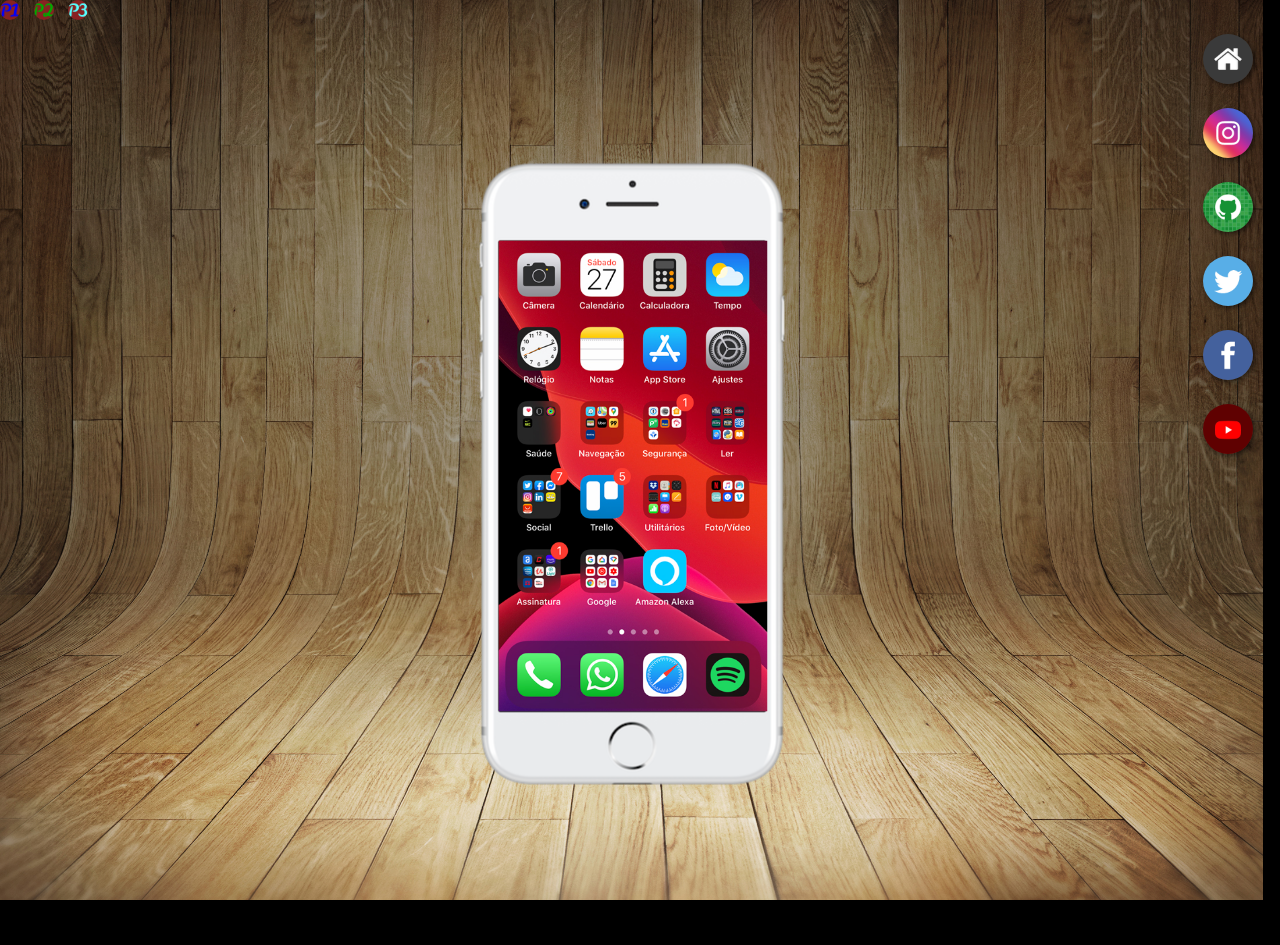
<file: index.html>
<!DOCTYPE html>
<html lang="pt-br">
<head>
    <meta charset="UTF-8">
    <meta http-equiv="X-UA-Compatible" content="IE=edge">
    <meta name="viewport" content="width=device-width, initial-scale=1.0">
    <title>Redes socias</title>
    <link rel="stylesheet" href="style.css">
    <link rel="shortcut icon" href="img/favicon.ico" type="image/x-icon">
</head>
<body>
    <section id="o">
        <a href="https://matheus-droid44.github.io/Projeto-android/" target="_blank"><img src="p1.png" alt=""></a> 
        <a href="https://matheus-droid44.github.io/Projeto-cordel/" target="_blank"><img src="p.png" alt=""></a>
        <a href="https://matheus-droid44.github.io/Projeto-social/" target="_blank"><img src="android-chrome-192x192.png" alt=""></a> 
    </section>
        <main>
           
                <section id="cell">
                    <iframe src="home.html" name="tela" id="tela" frameborder="0"></iframe>

                </section>
                <section id="rs">
                    <a href="home.html" target="tela"><img src="imagens/logo-home.jpg" alt=""></a> <br>
                    <a href="instagram.html" target="tela"><img src="imagens/logo-instagram.jpg" alt=""></a> <br>
                    <a href="github.html" target="tela"><img src="imagens/logo-github.jpg" alt=""></a> <br>
                    <a href="twitter.html" target="tela"><img src="imagens/logo-twitter.jpg" alt=""></a><br>
                    <a href="facebook.html" target="tela"><img src="imagens/logo-facebook.jpg" alt=""></a> <br>
                    <a href="youtube.html" target="tela"><img src="imagens/logo-youtube.jpg " alt=""></a> <br>
                </section>
             
        </main>
</body>
</html>
</file>
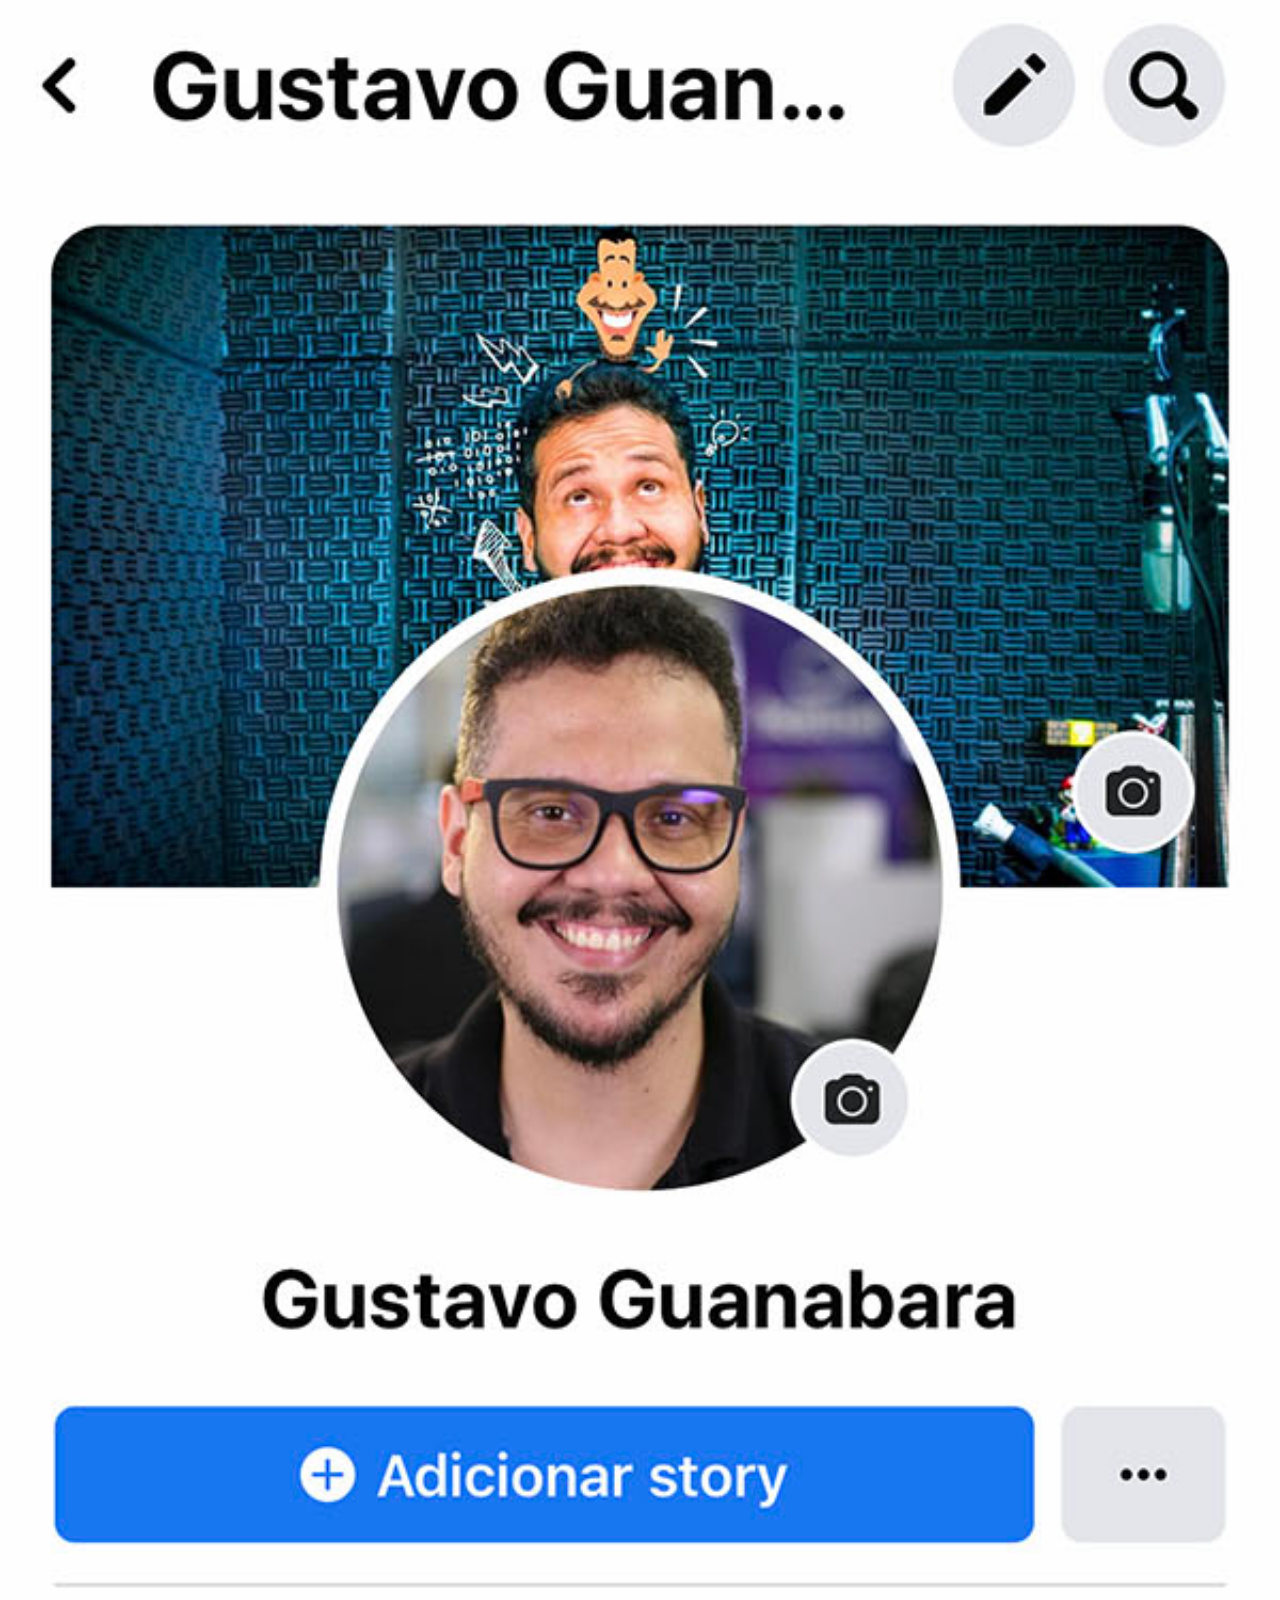
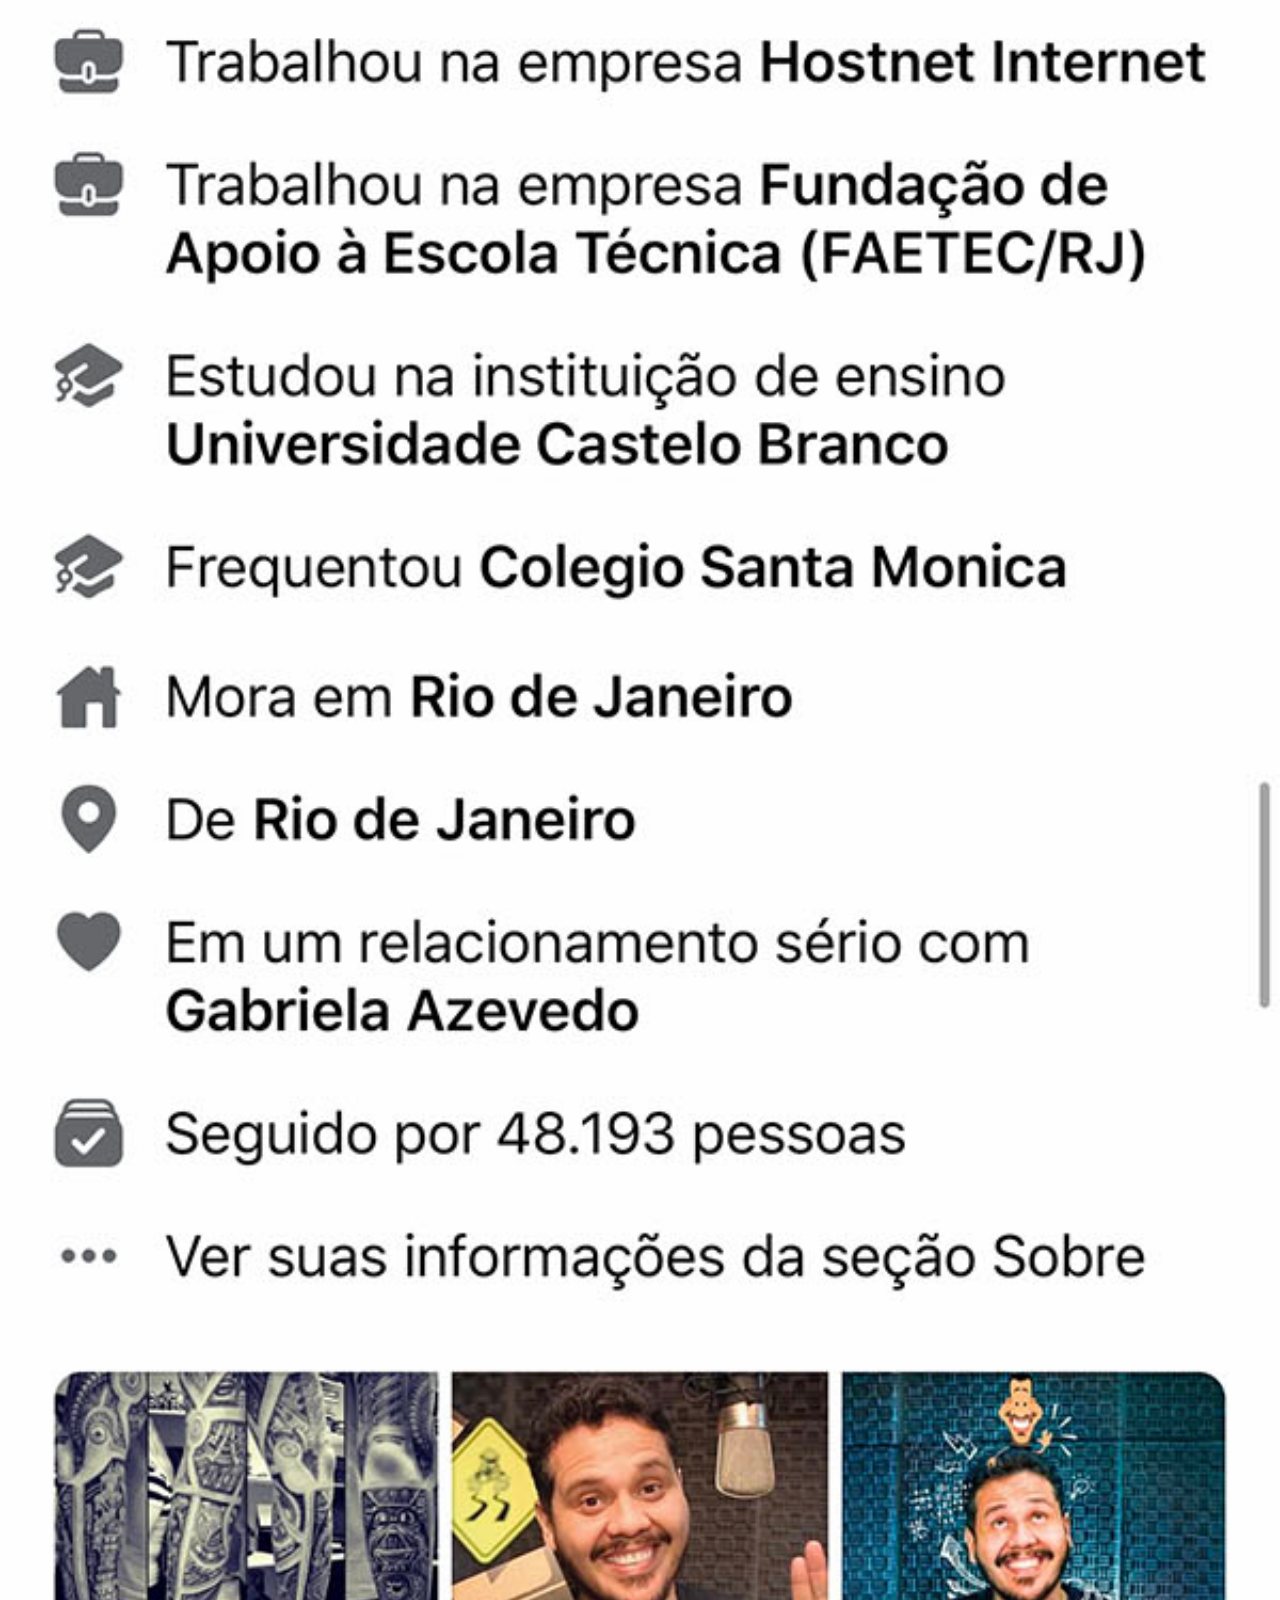
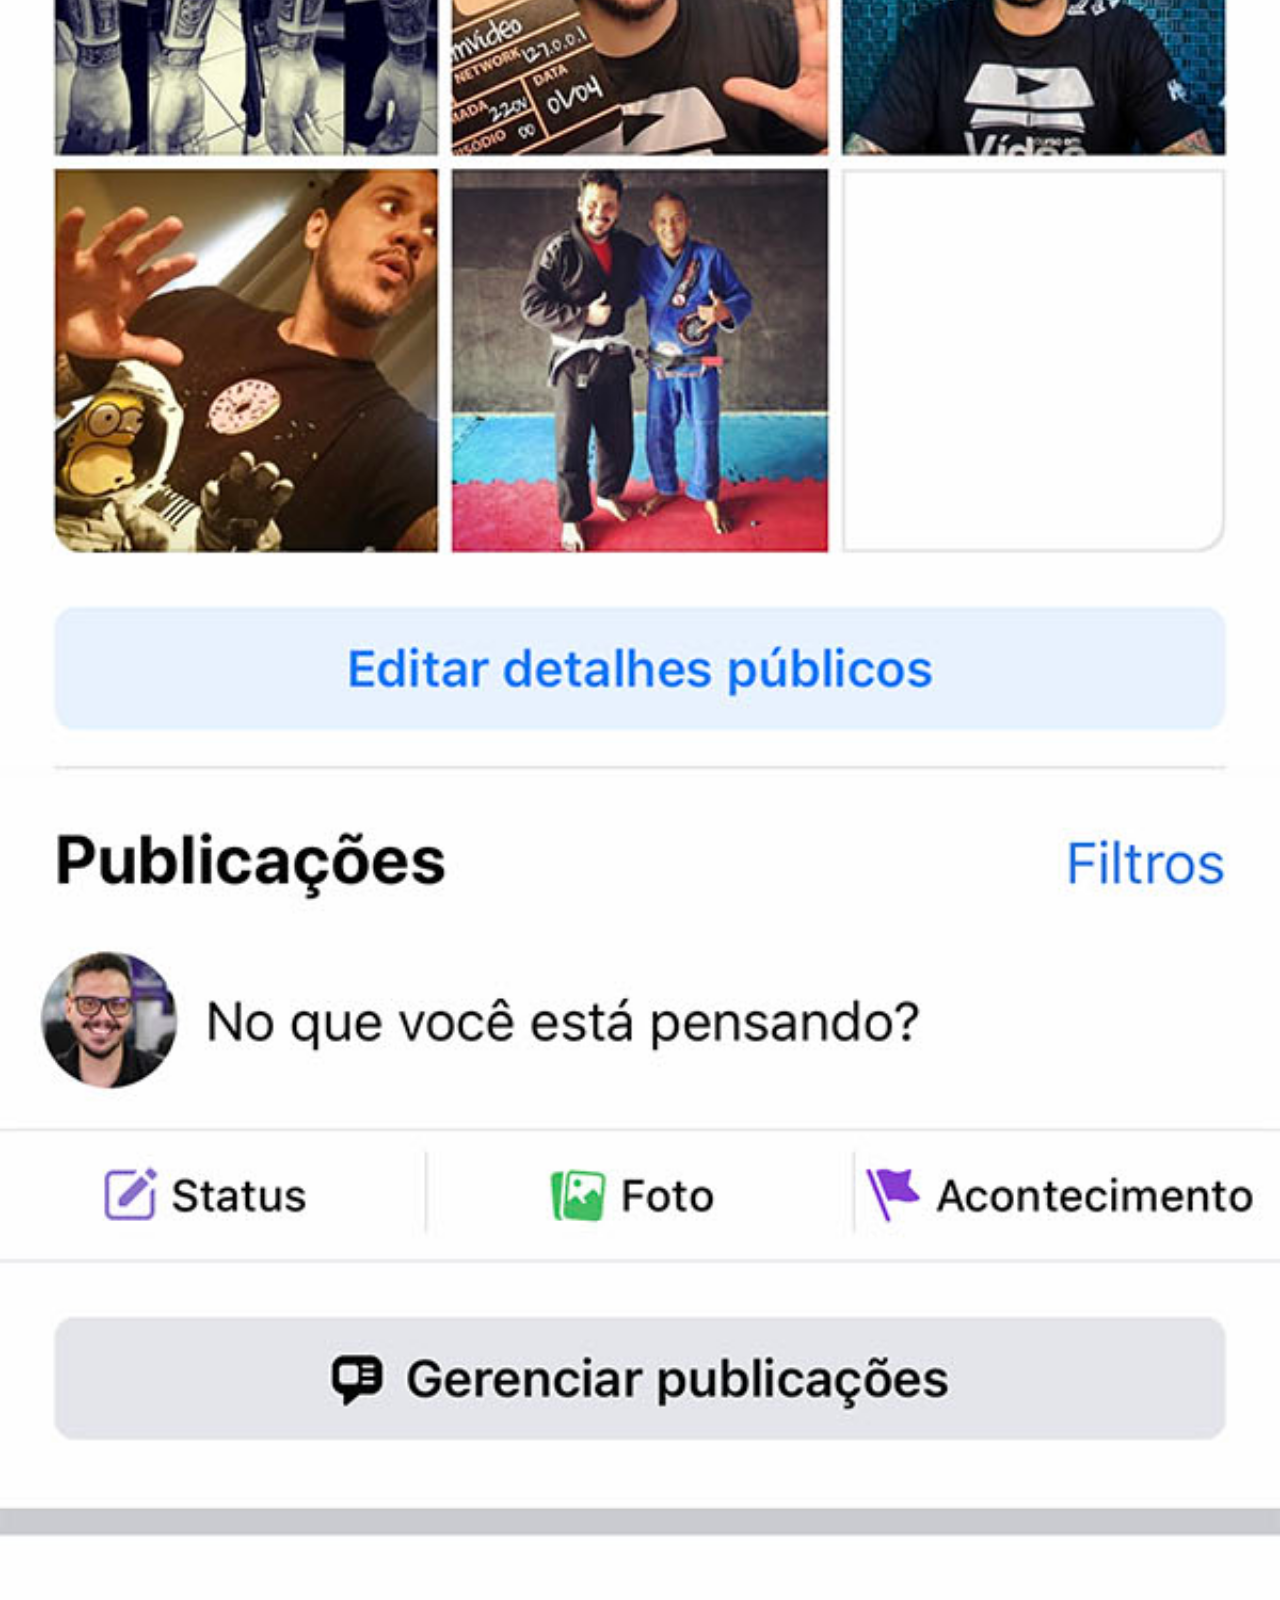
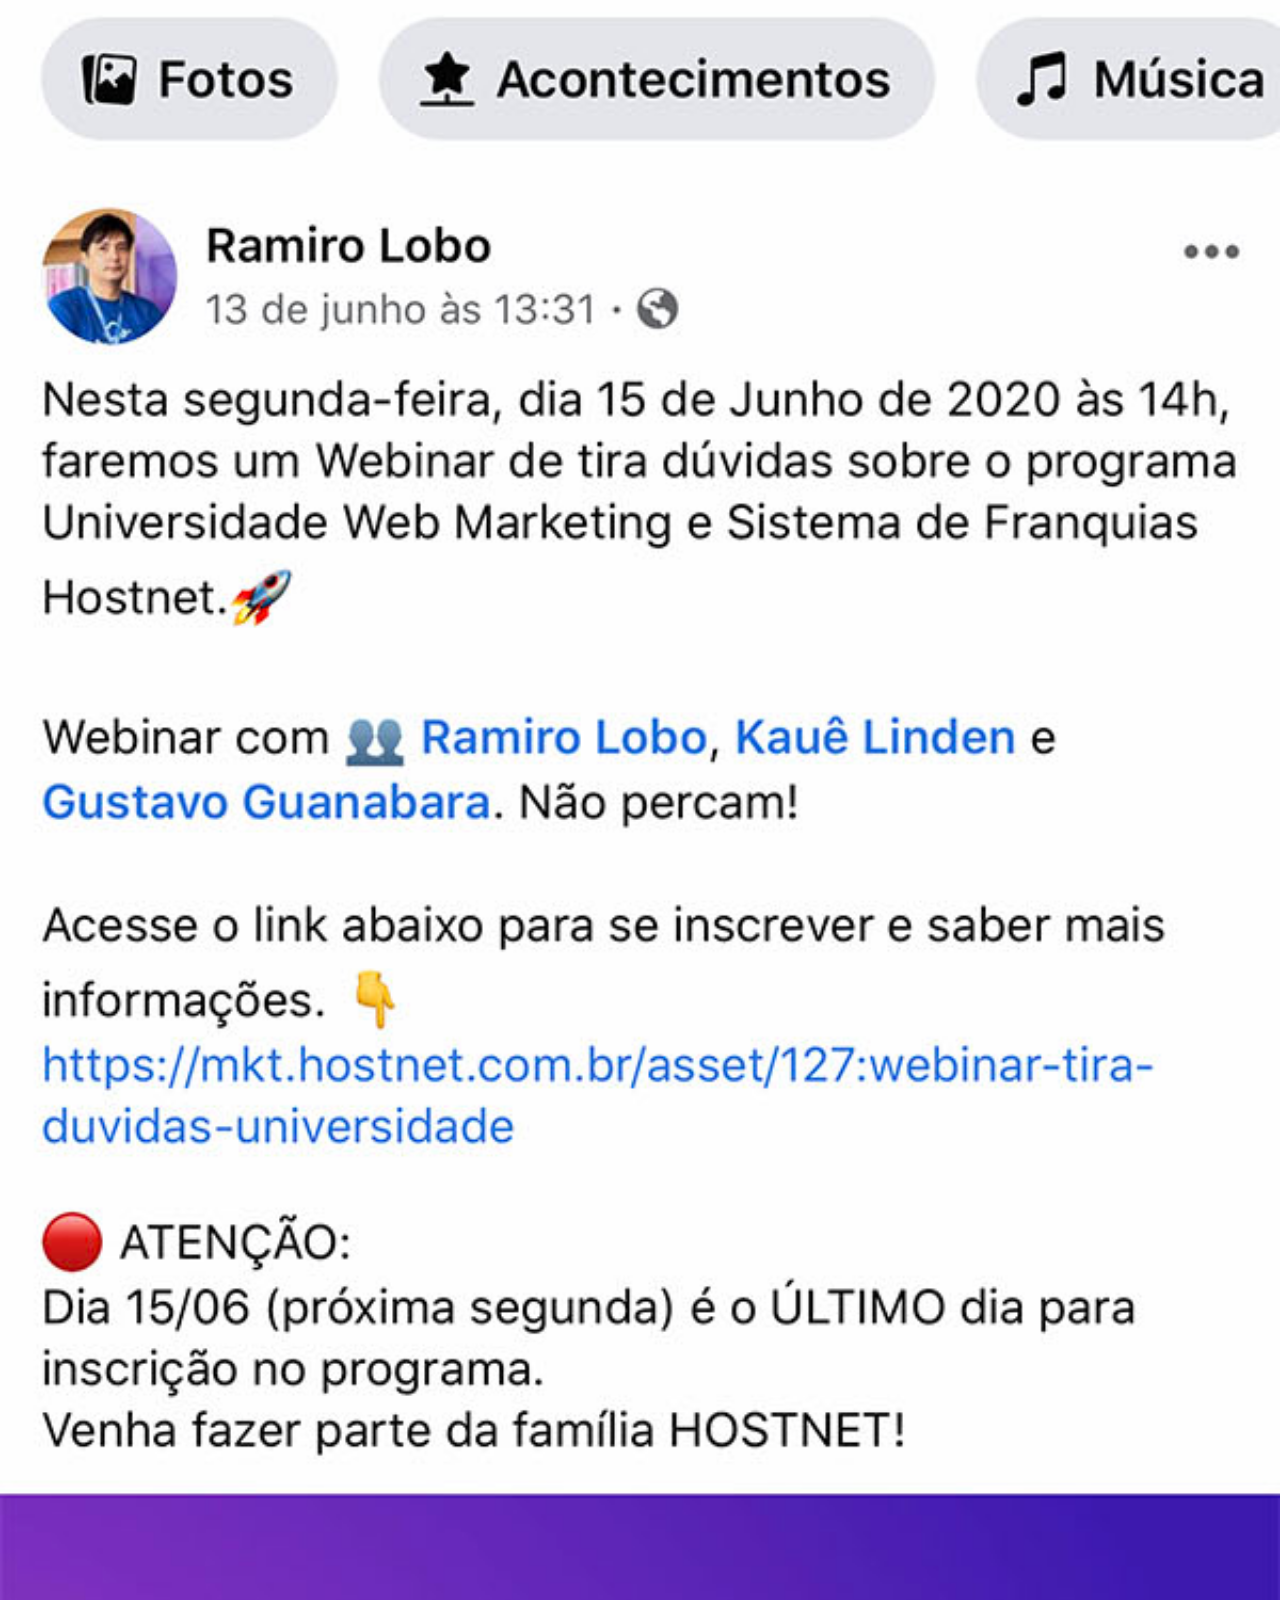
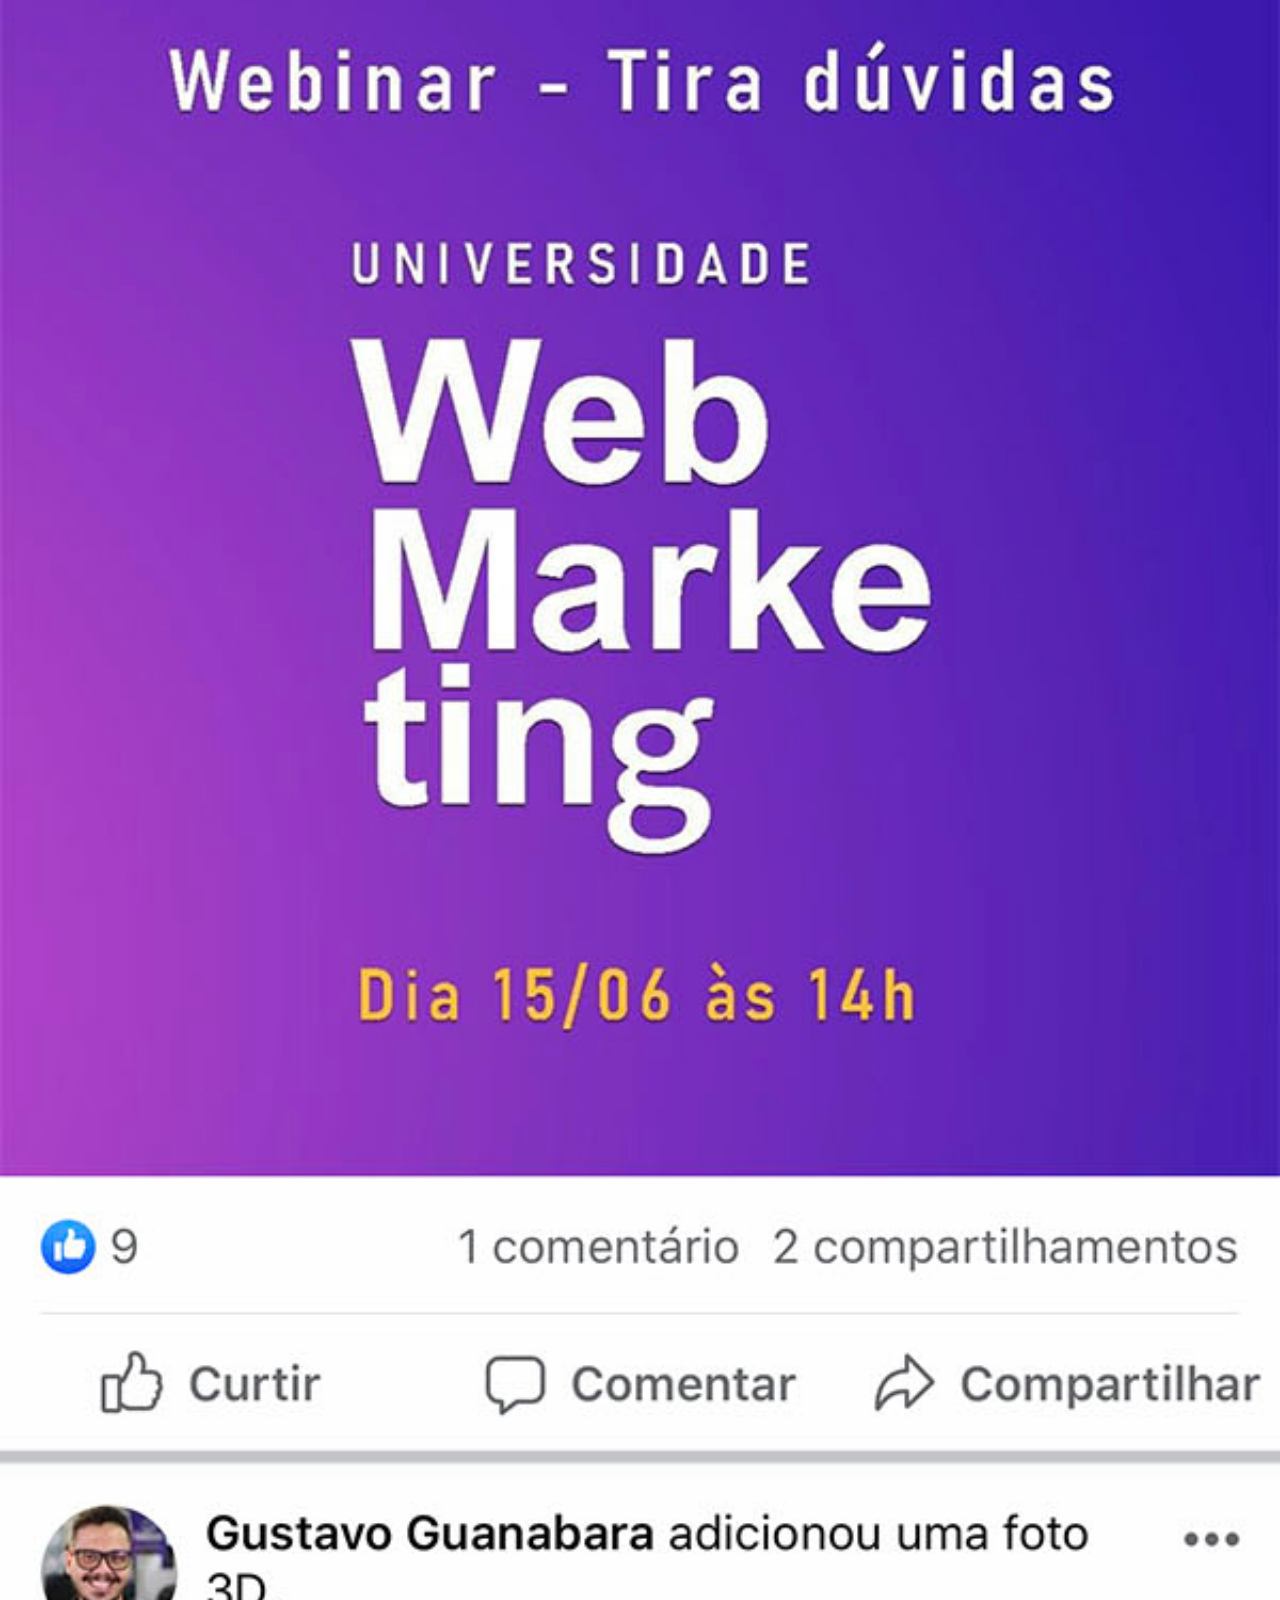
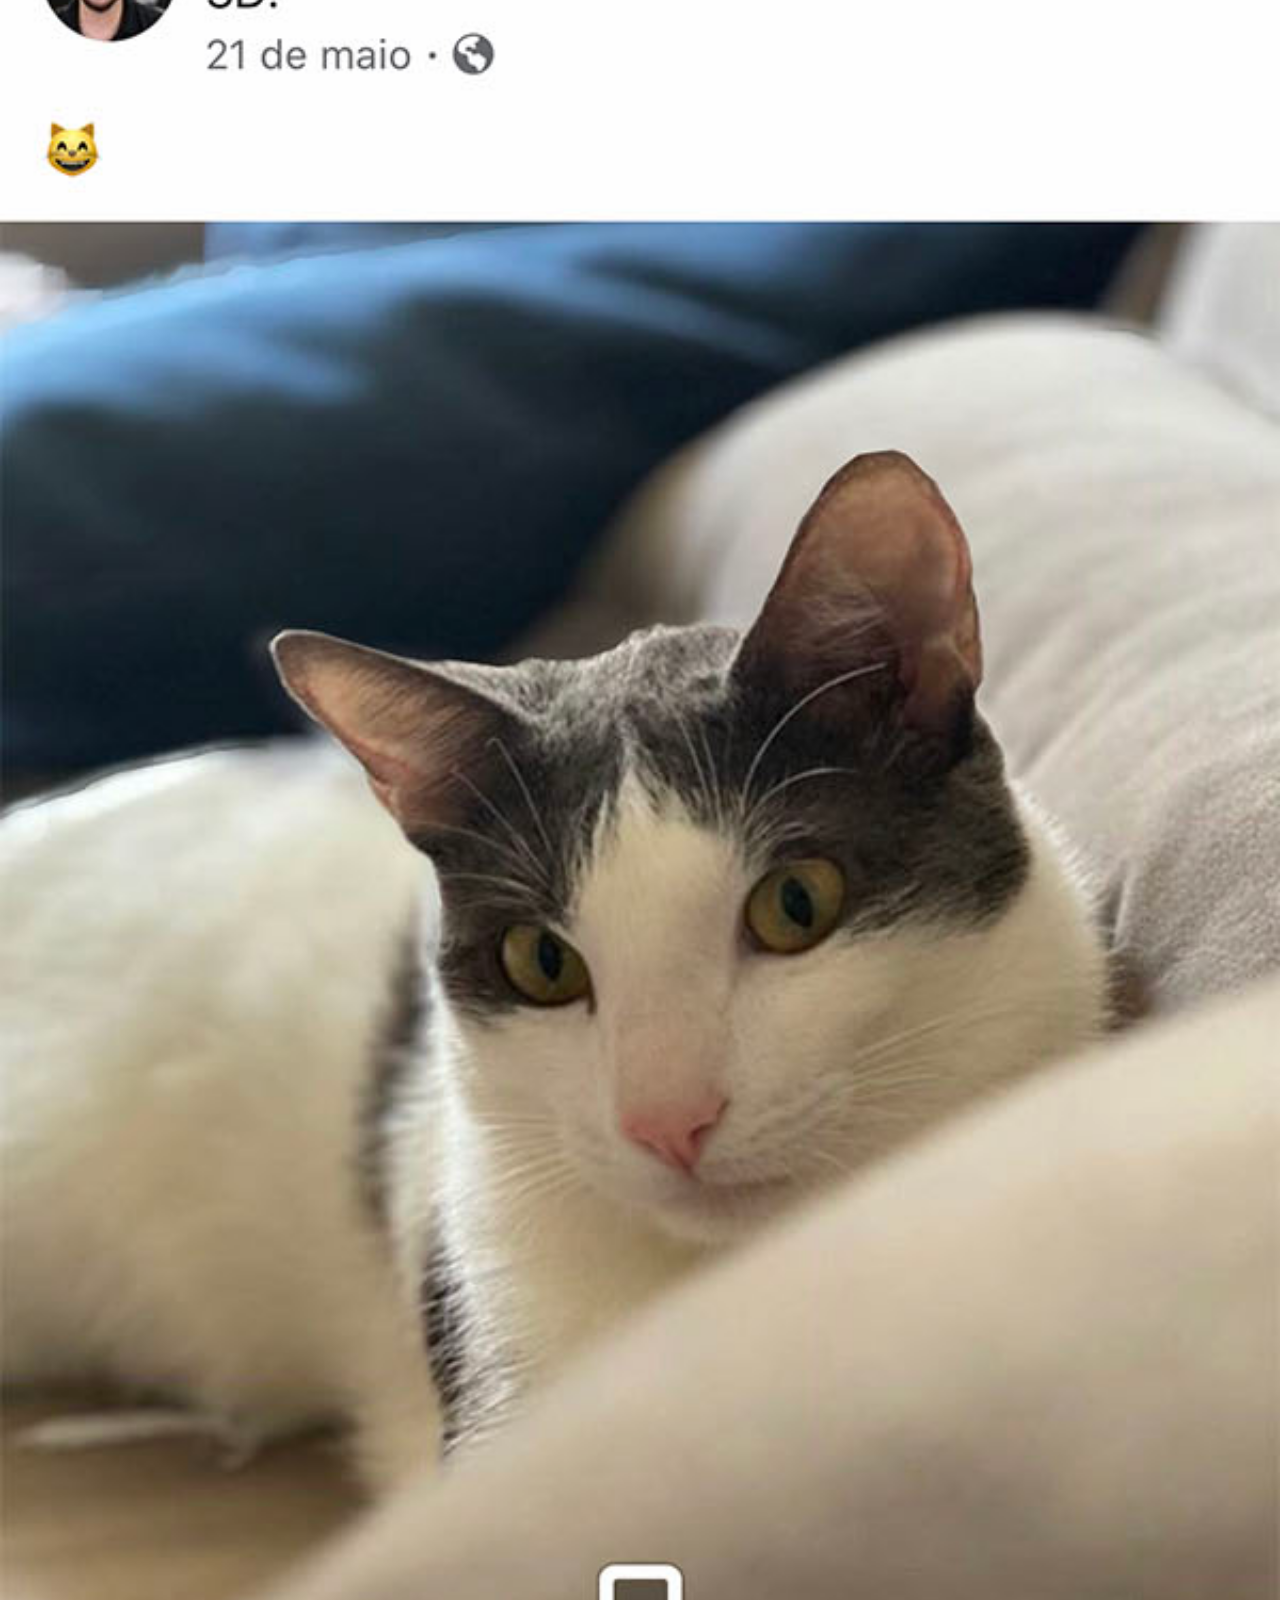
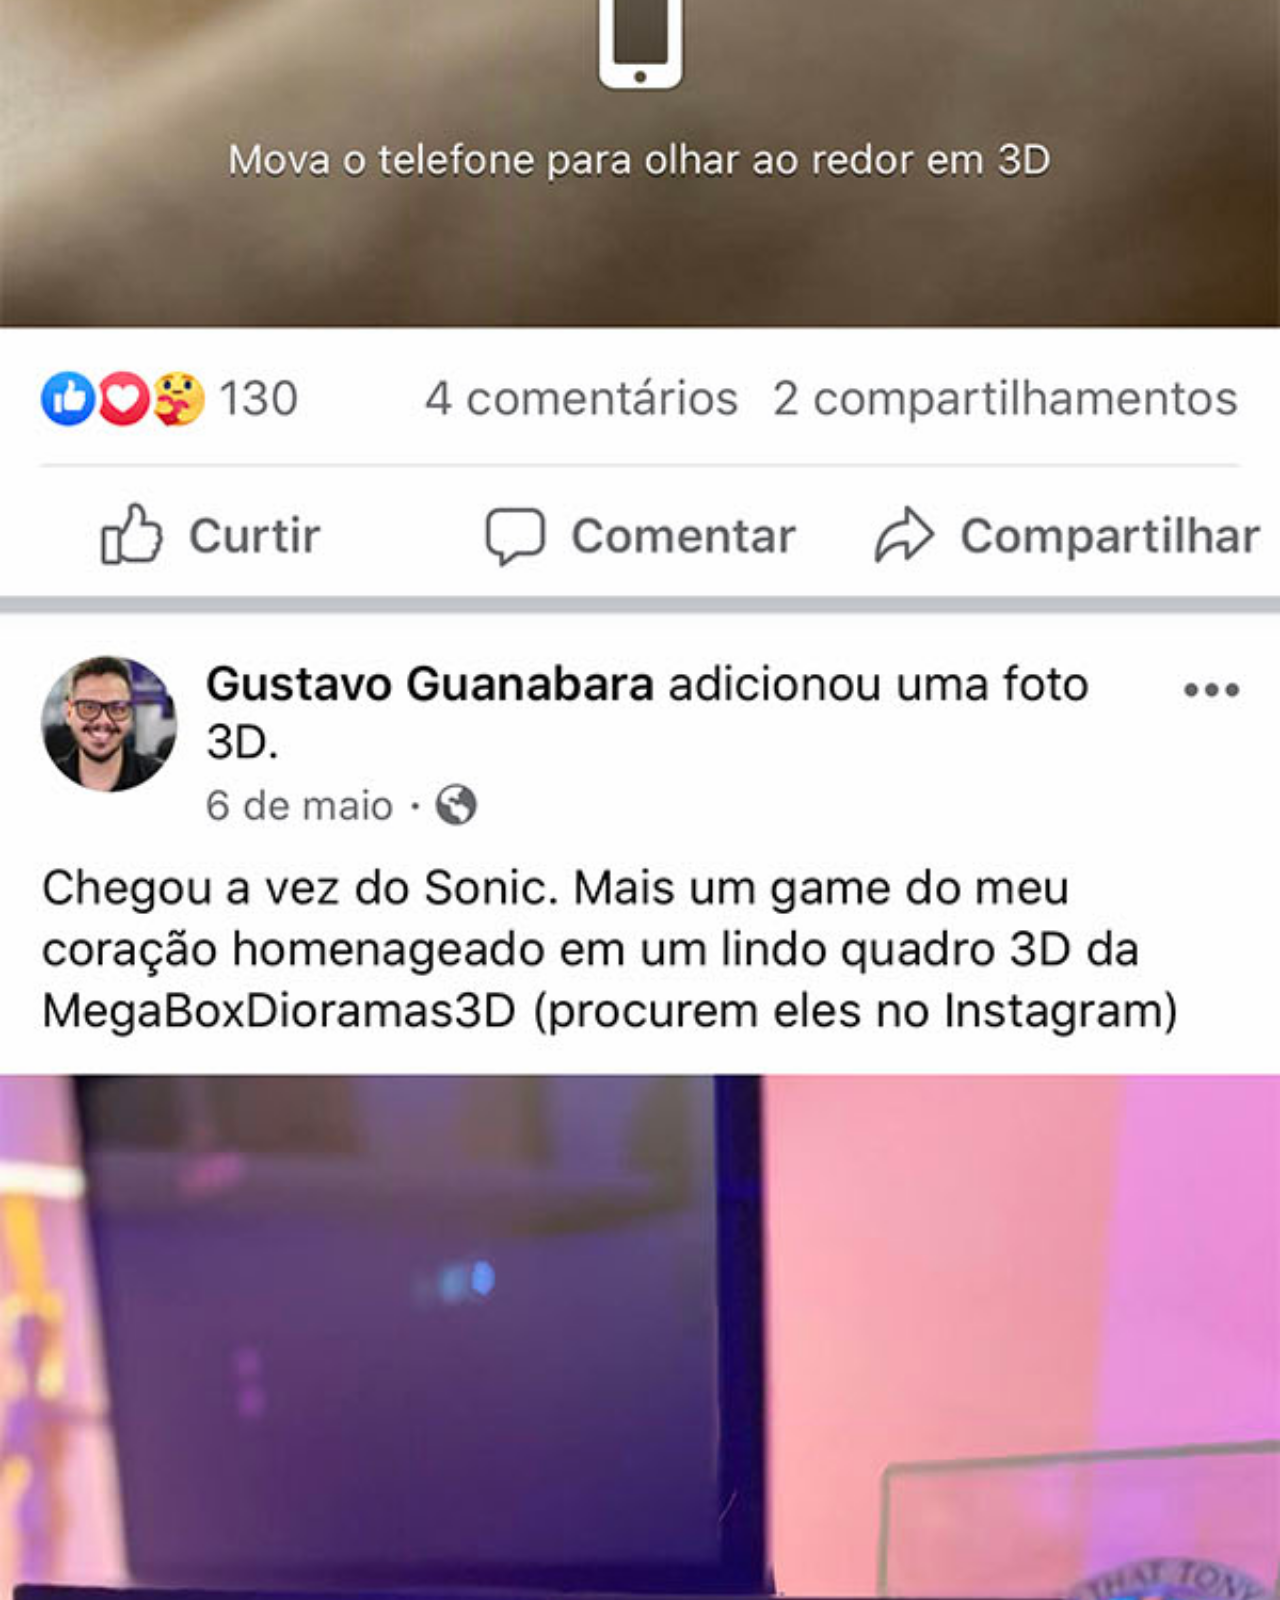
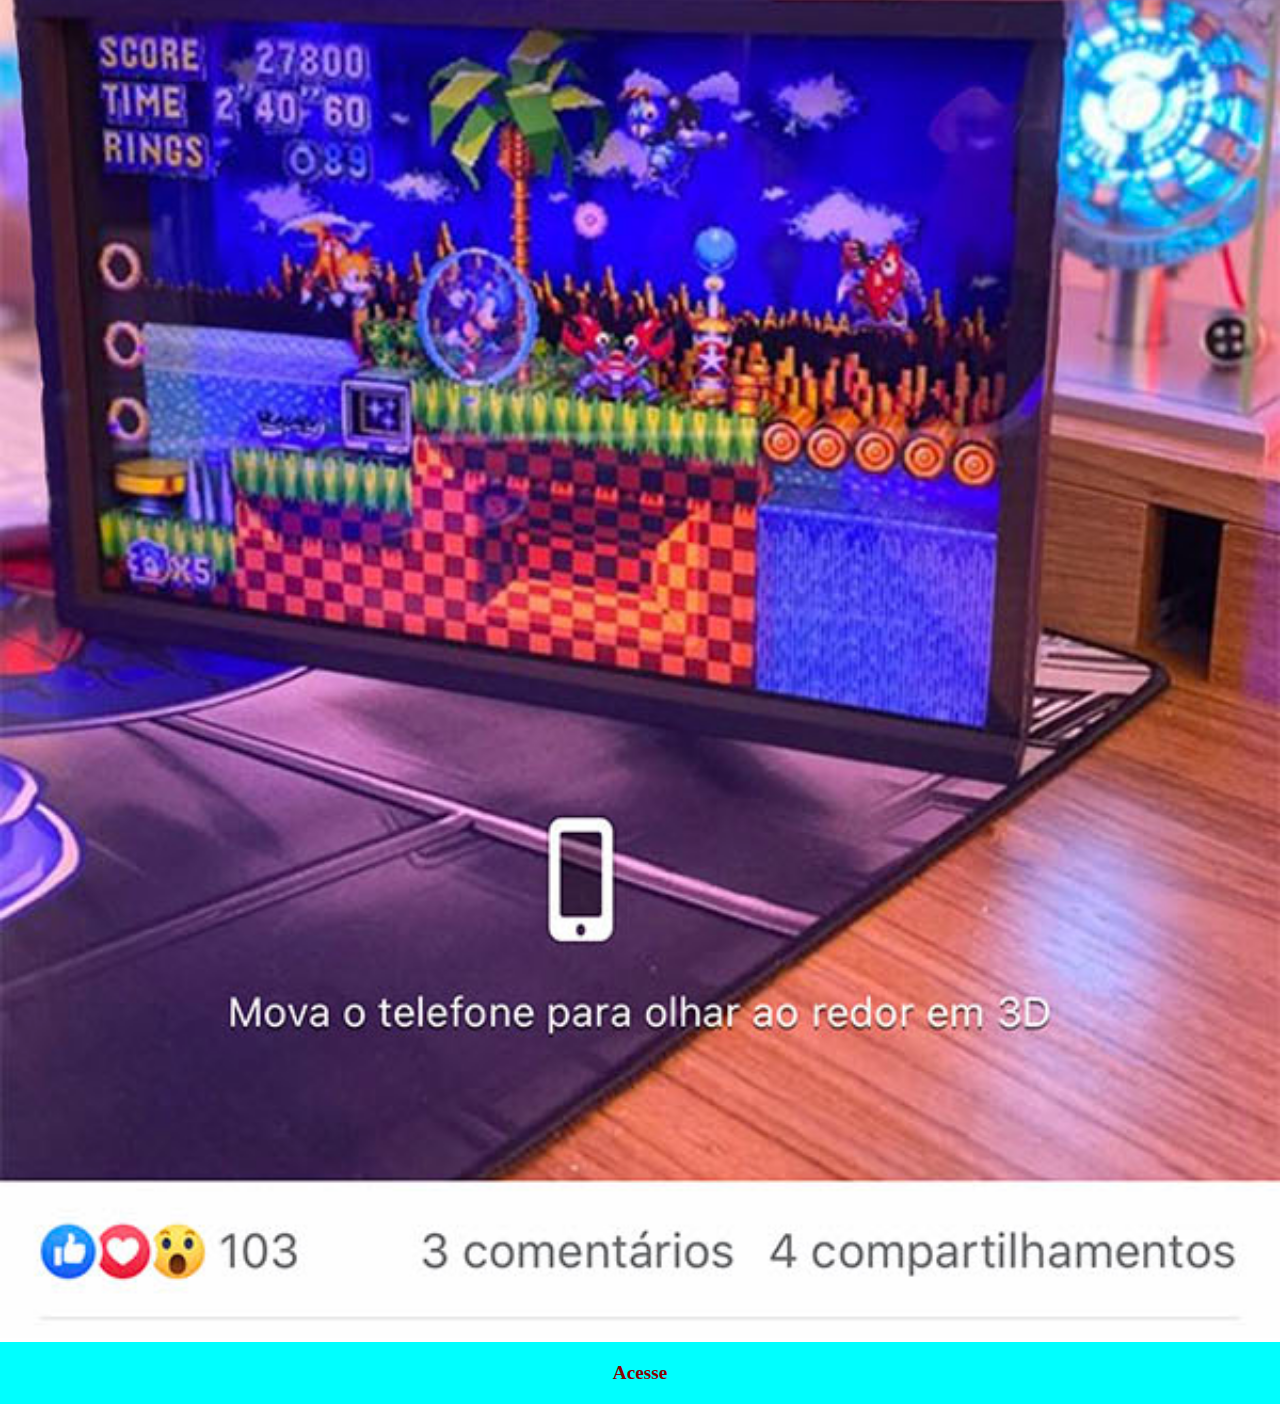
<file: facebook.html>
<!DOCTYPE html>
<html lang="pt-br">
<head>
    <meta charset="UTF-8">
    <meta http-equiv="X-UA-Compatible" content="IE=edge">
    <meta name="viewport" content="width=device-width, initial-scale=1.0">
    <title>facebook</title>
    <link rel="stylesheet" href="st.css">
</head>
<body>
    <img src="imagens/tela-facebook.jpg" alt="">
    <a href="https://www.facebook.com/profile.php?id=100050647382842https://www.facebook.com/profile.php?id=100050647382842" target="_blank">Acesse</a>
</body>
</html>
</file>
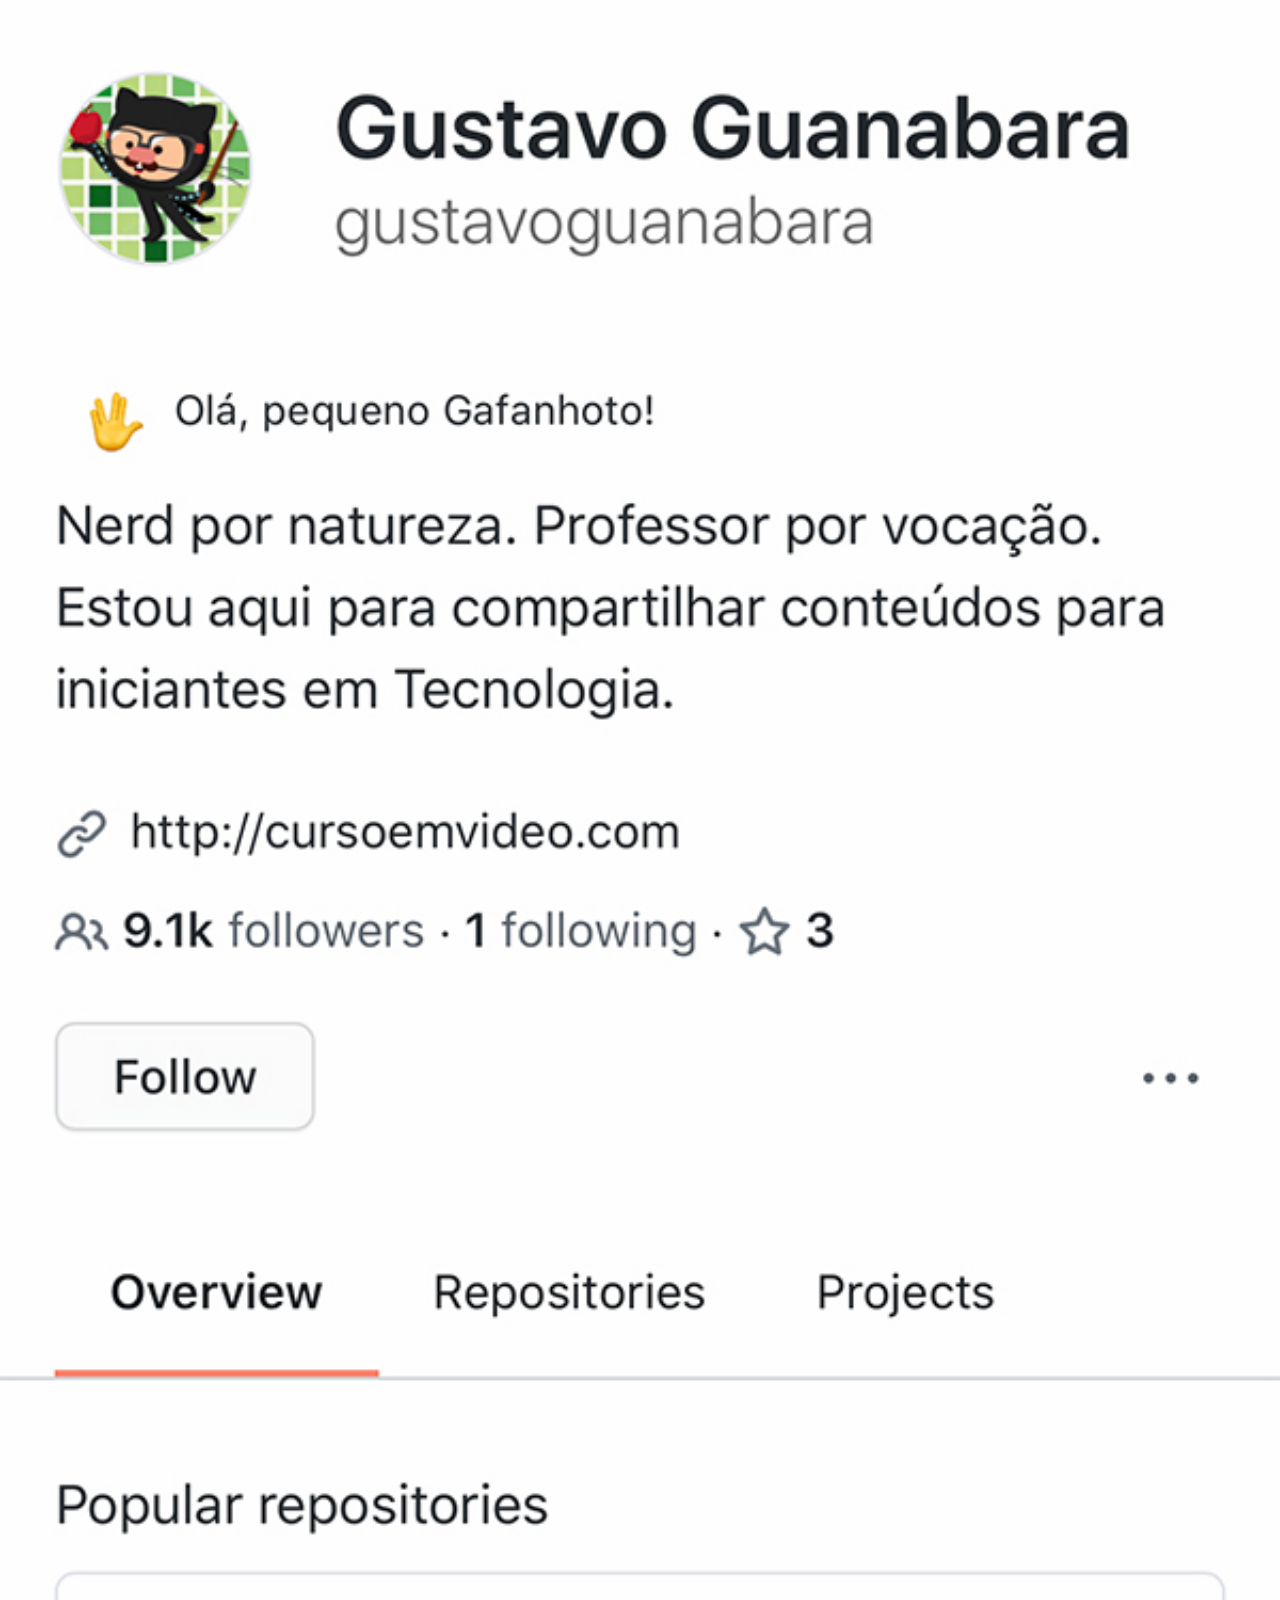
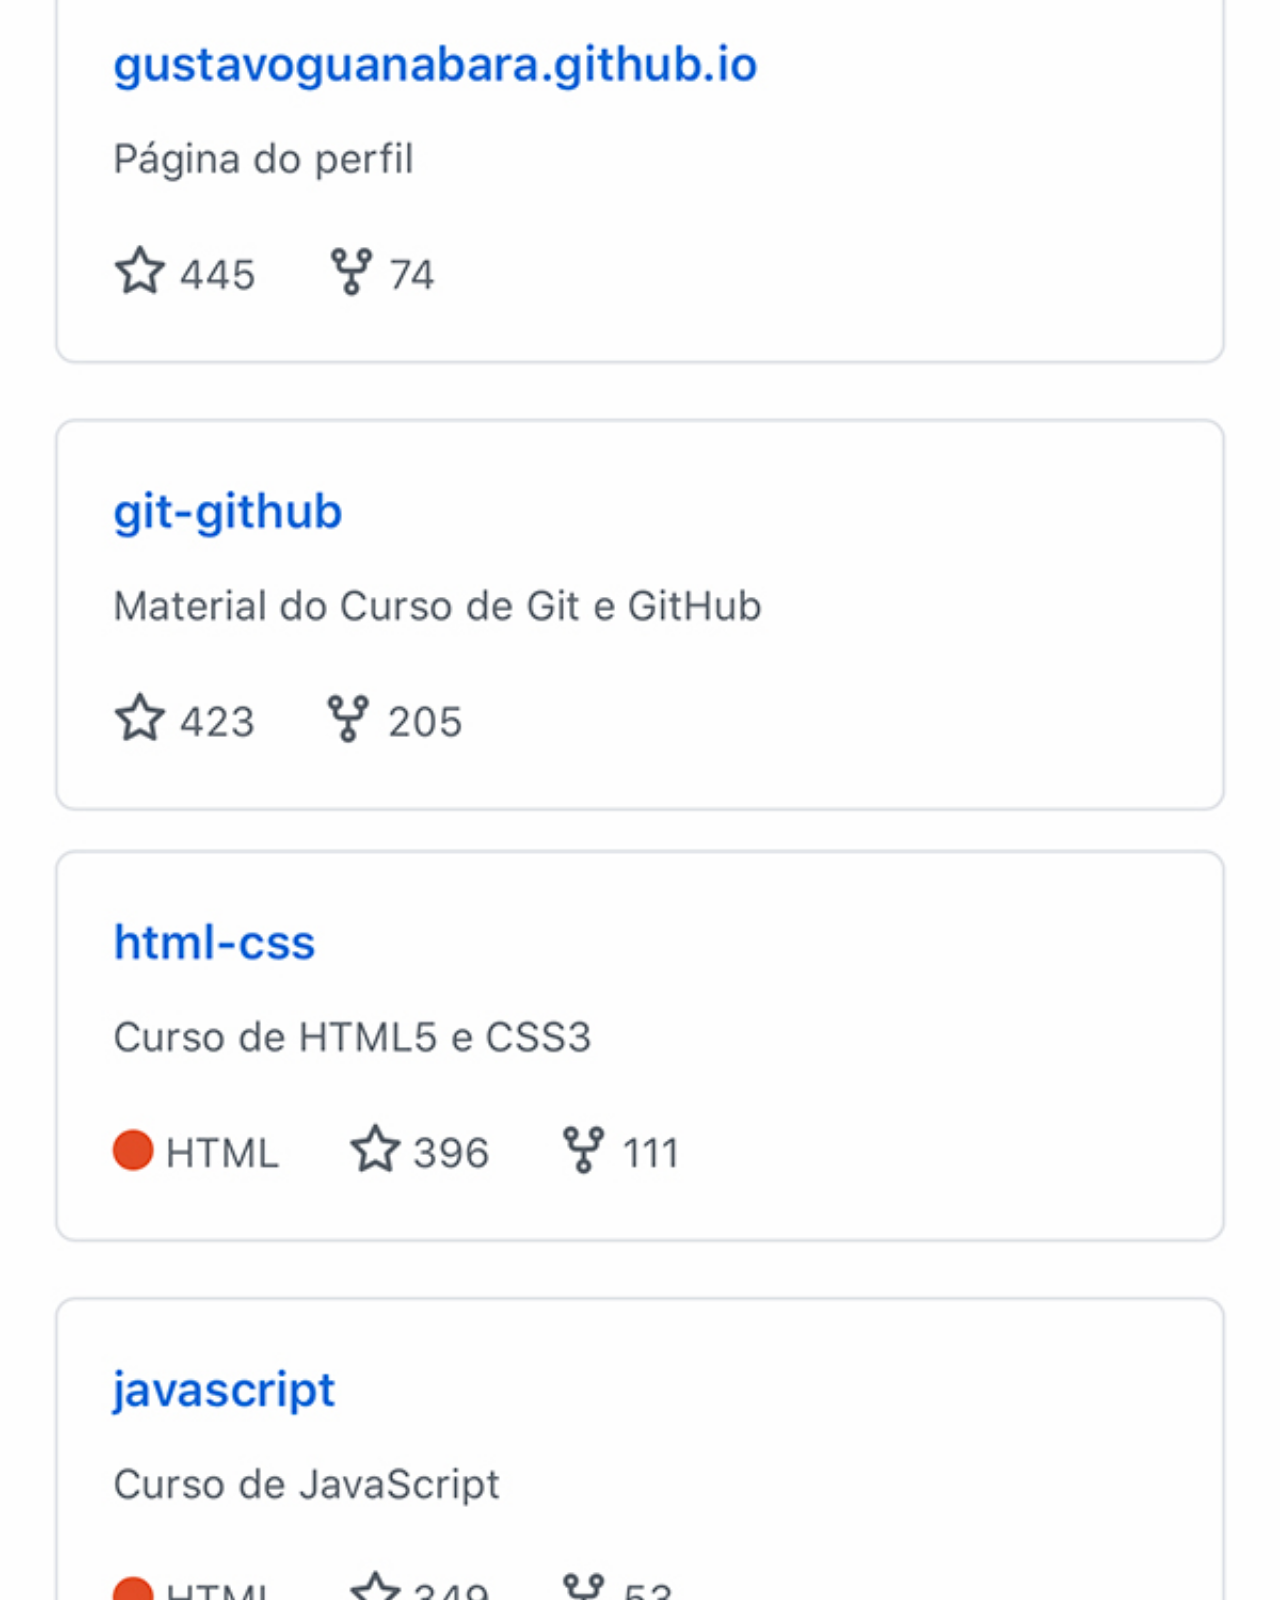
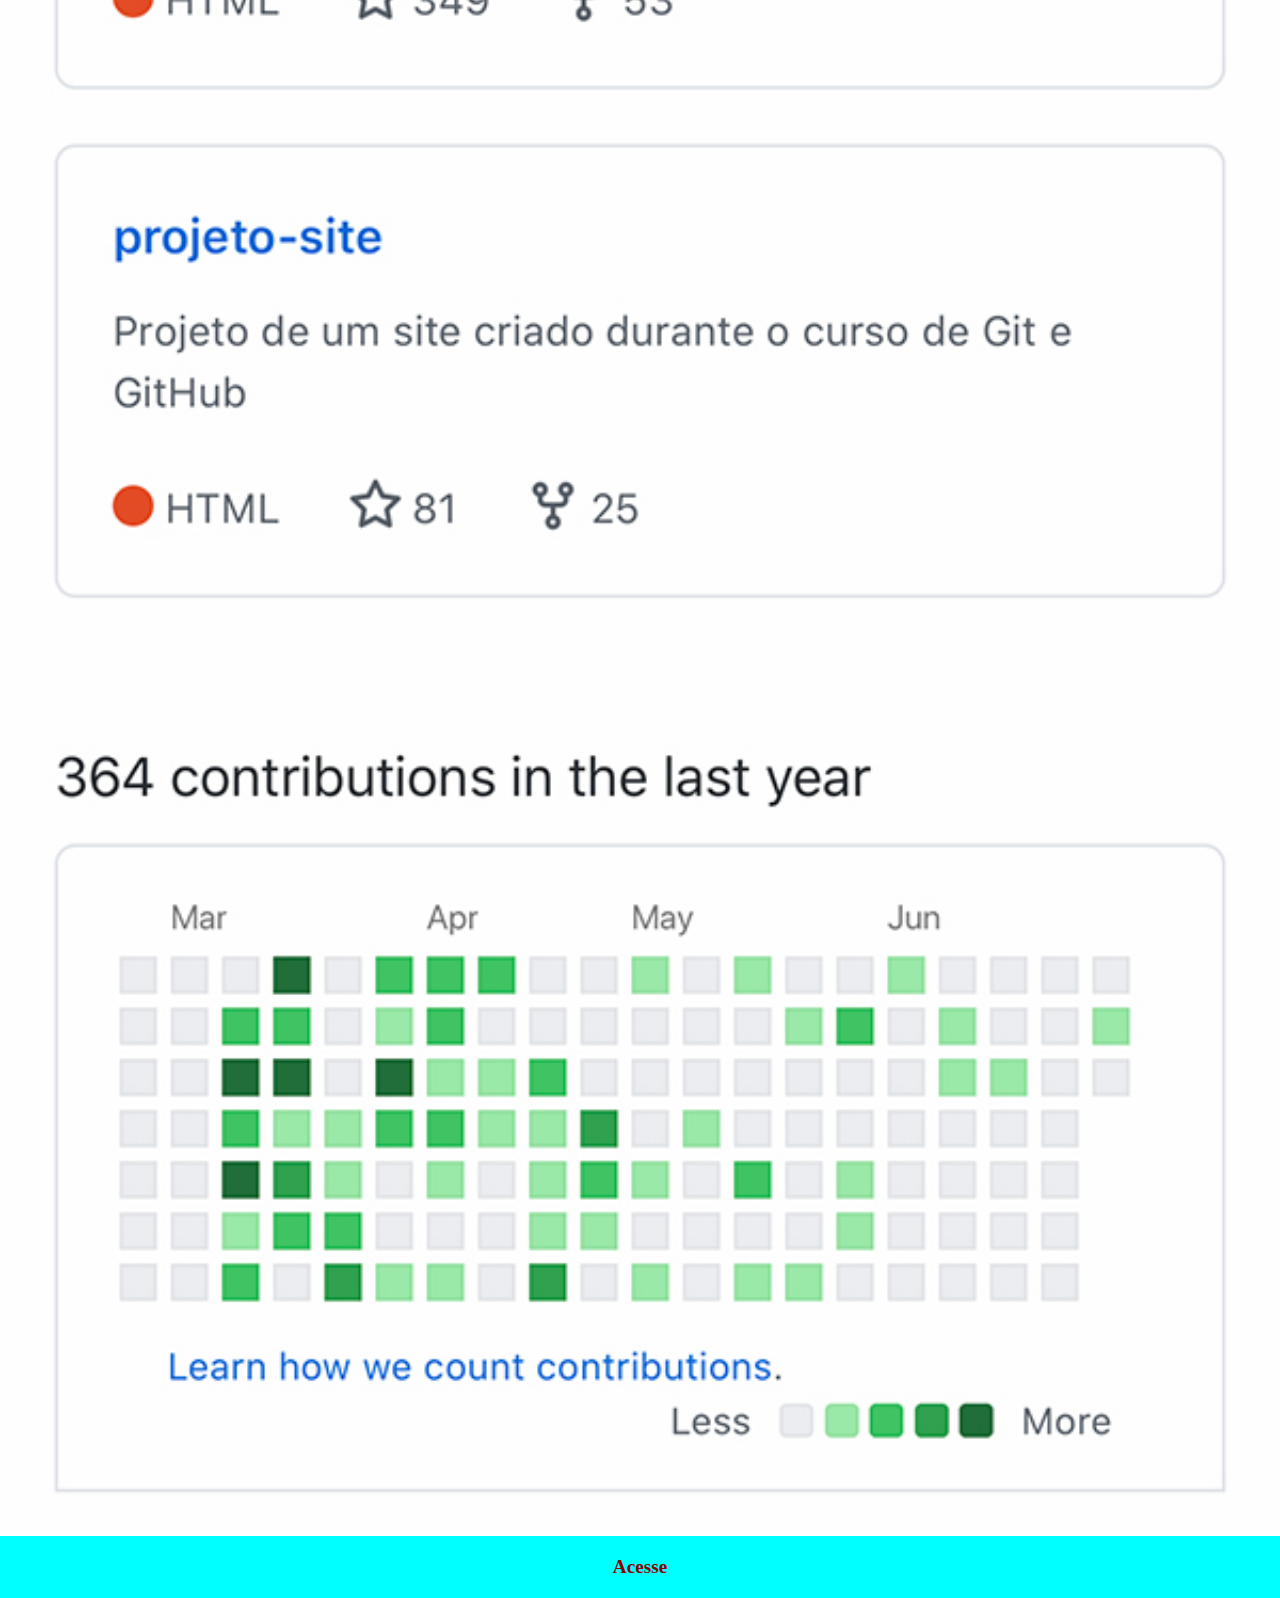
<file: github.html>
<!DOCTYPE html>
<html lang="pt-br">
<head>
    <meta charset="UTF-8">
    <meta http-equiv="X-UA-Compatible" content="IE=edge">
    <meta name="viewport" content="width=device-width, initial-scale=1.0">
    <title>github</title>
    <link rel="stylesheet" href="st.css">
</head>
<body>
    <img src="imagens/tela-github.jpg" alt="">
    <a href="https://github.com/Matheus-droid44" target="_blank">Acesse</a>
</body>
</html>
</file>
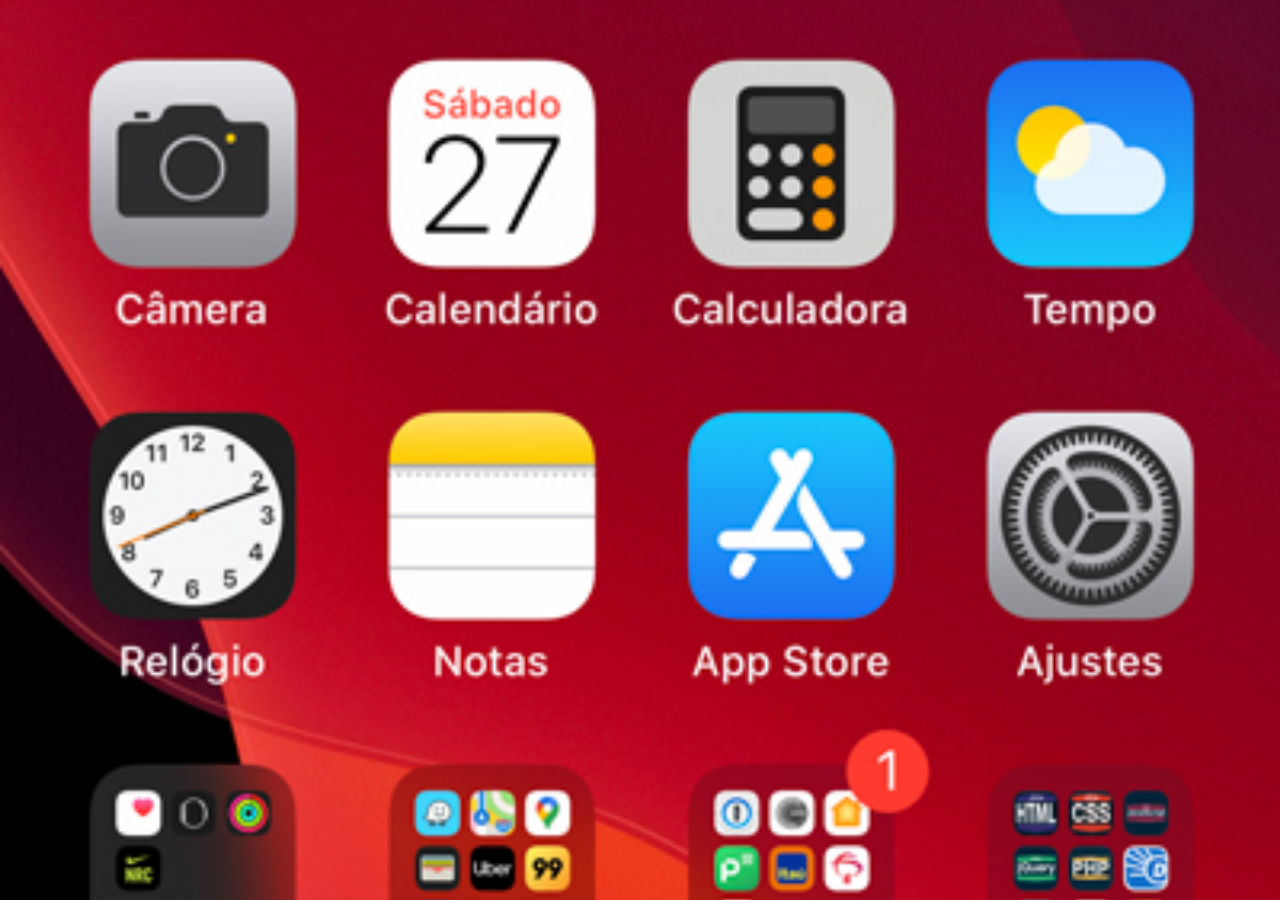
<file: home.html>
<!DOCTYPE html>
<html lang="pt-br">
<head>
    <meta charset="UTF-8">
    <meta http-equiv="X-UA-Compatible" content="IE=edge">
    <meta name="viewport" content="width=device-width, initial-scale=1.0">
    <title>Document</title>
</head>
<style>
     *{
        margin: 0px;
        padding: 0px;
    }

    body{
        width: 100vw;
        height: 100vh;
        background-image: url(imagens/tela-home.jpg);
        background-repeat: no-repeat;
        background-position: top center;
        background-size: cover;
    }
</style>
<body>
    
</body>
</html>
</file>
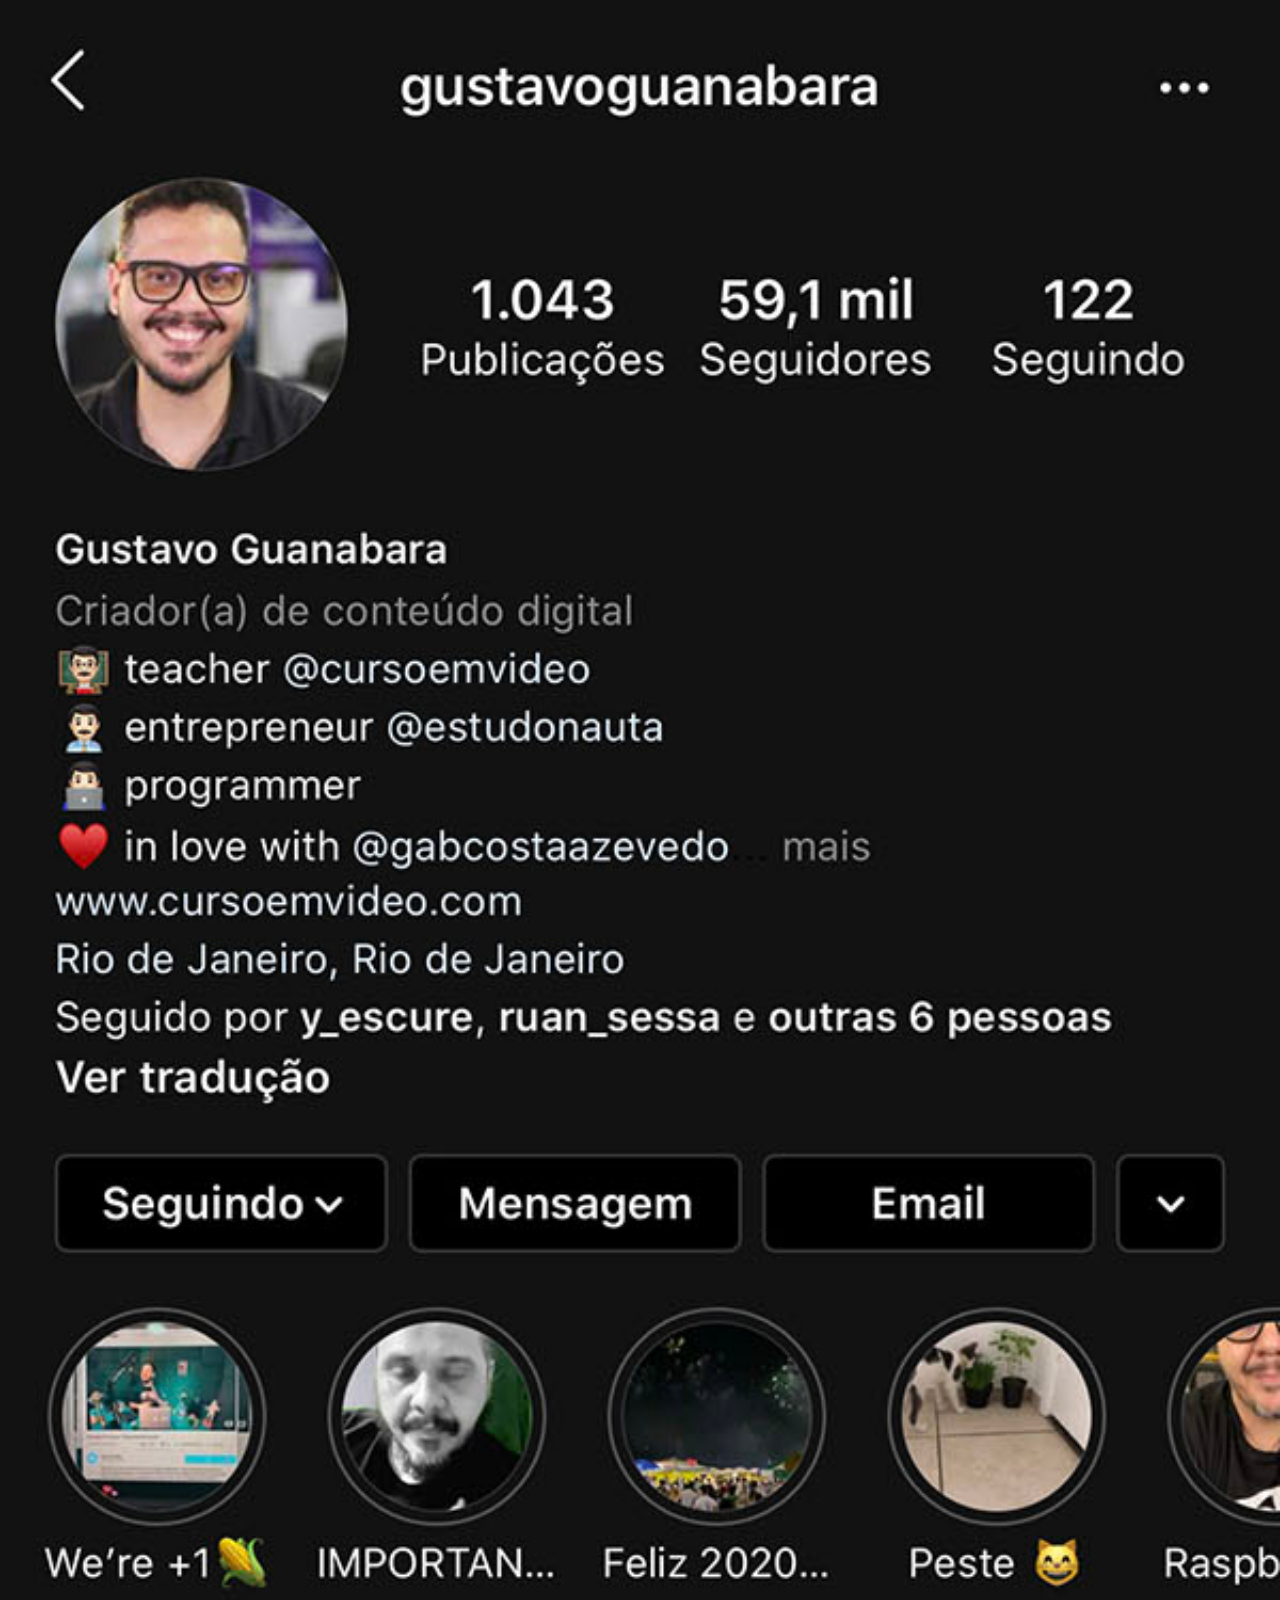
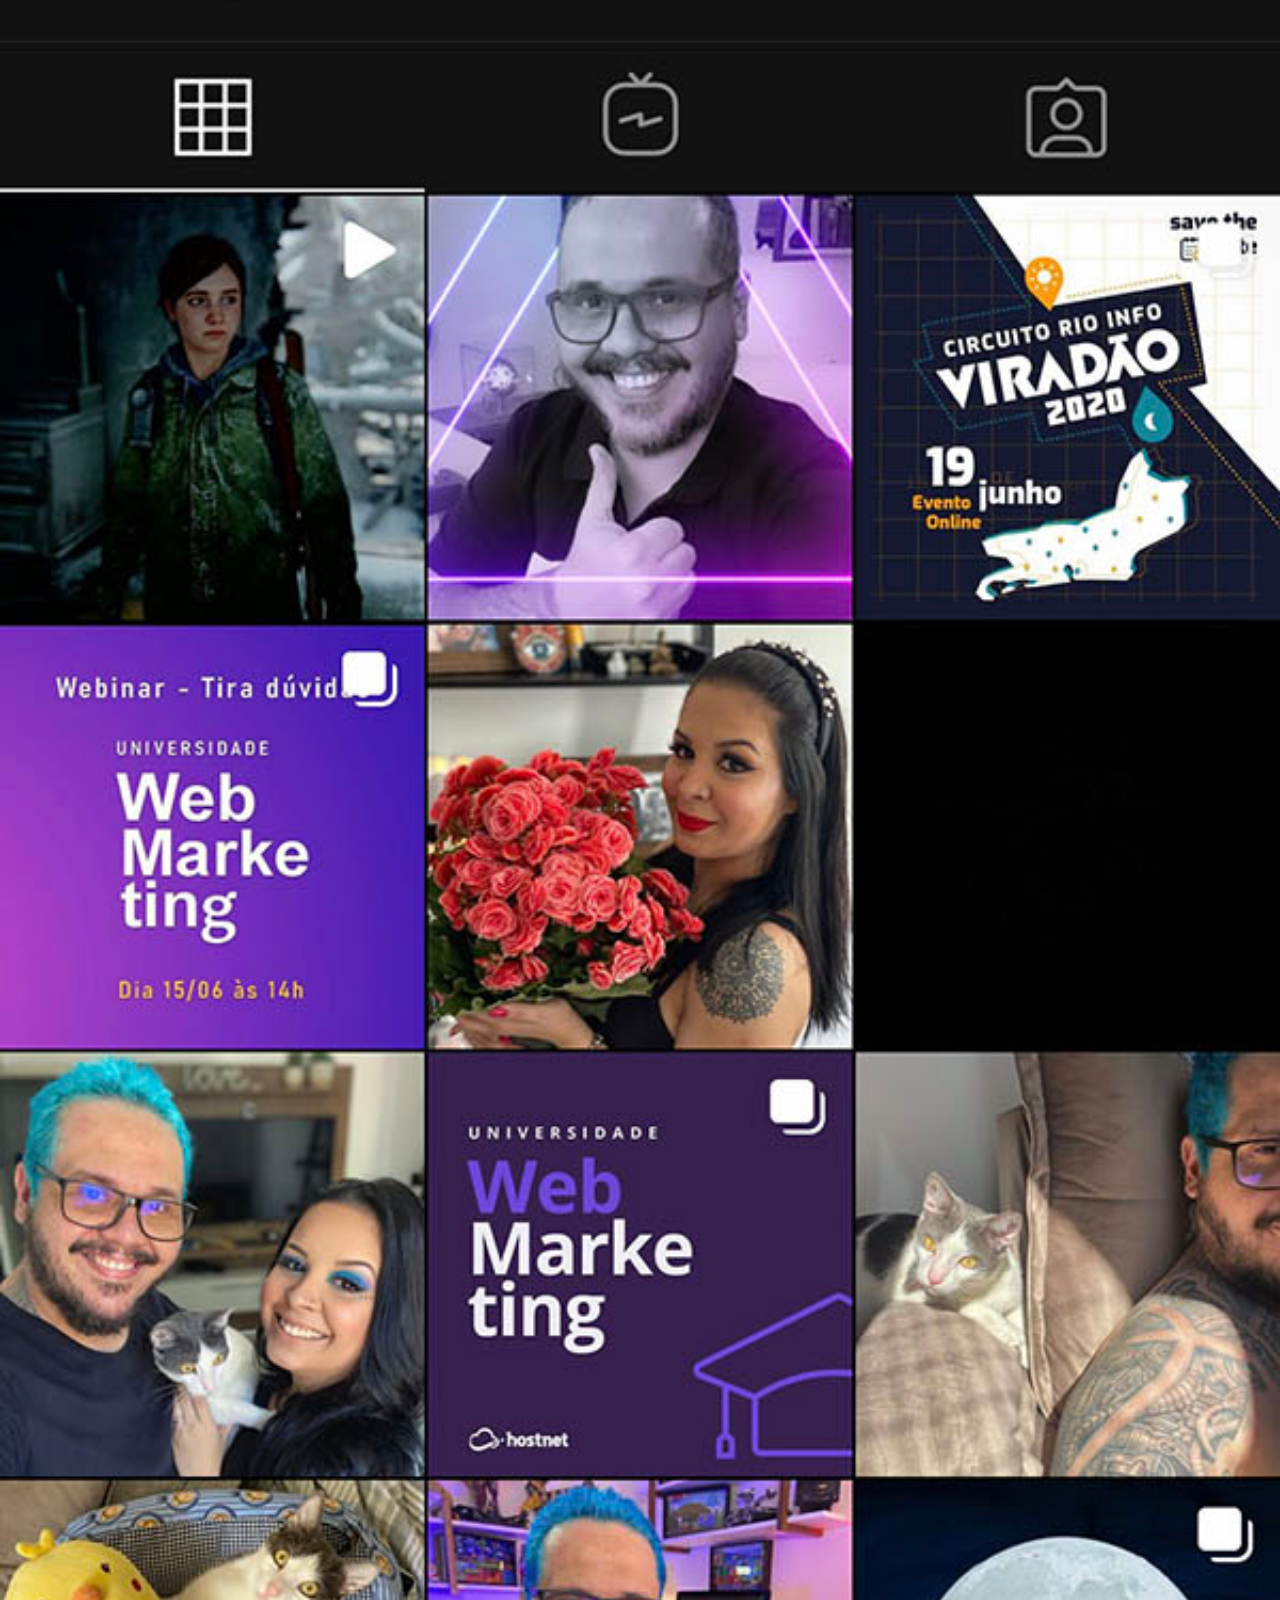
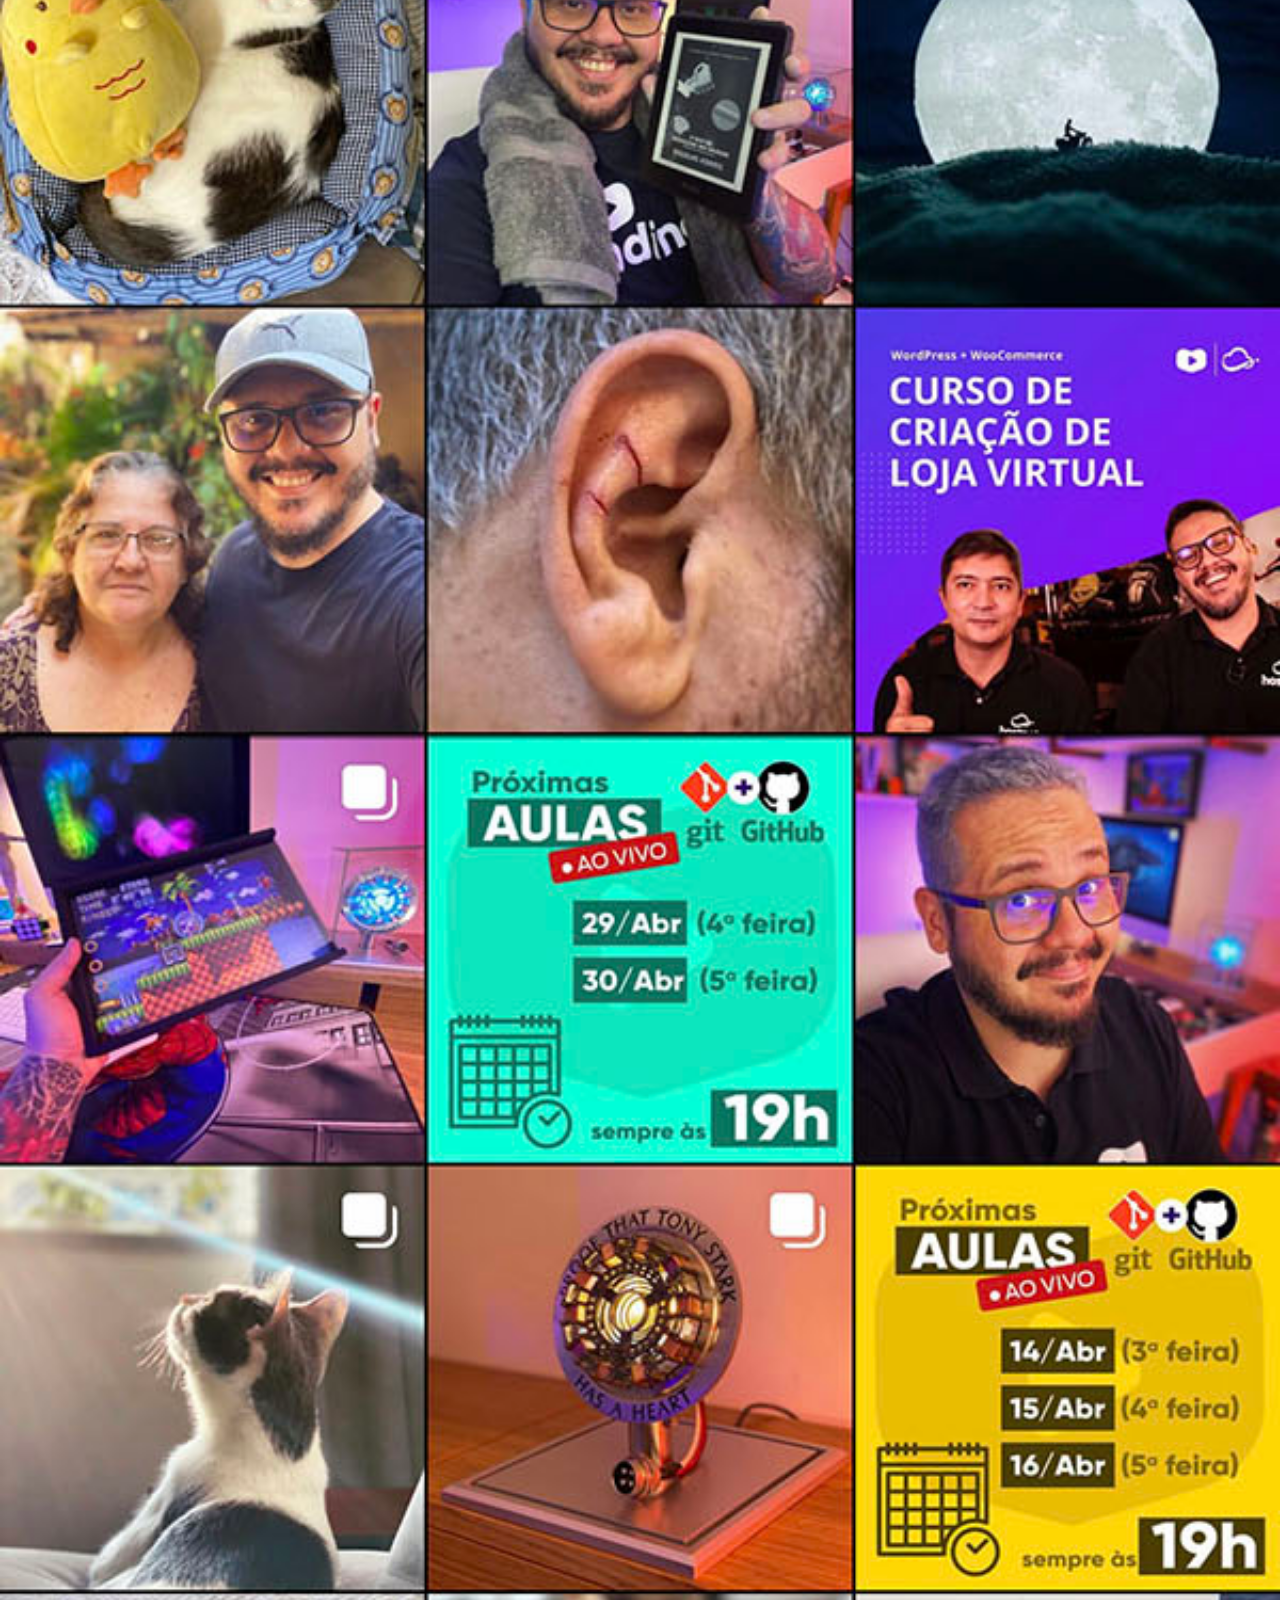
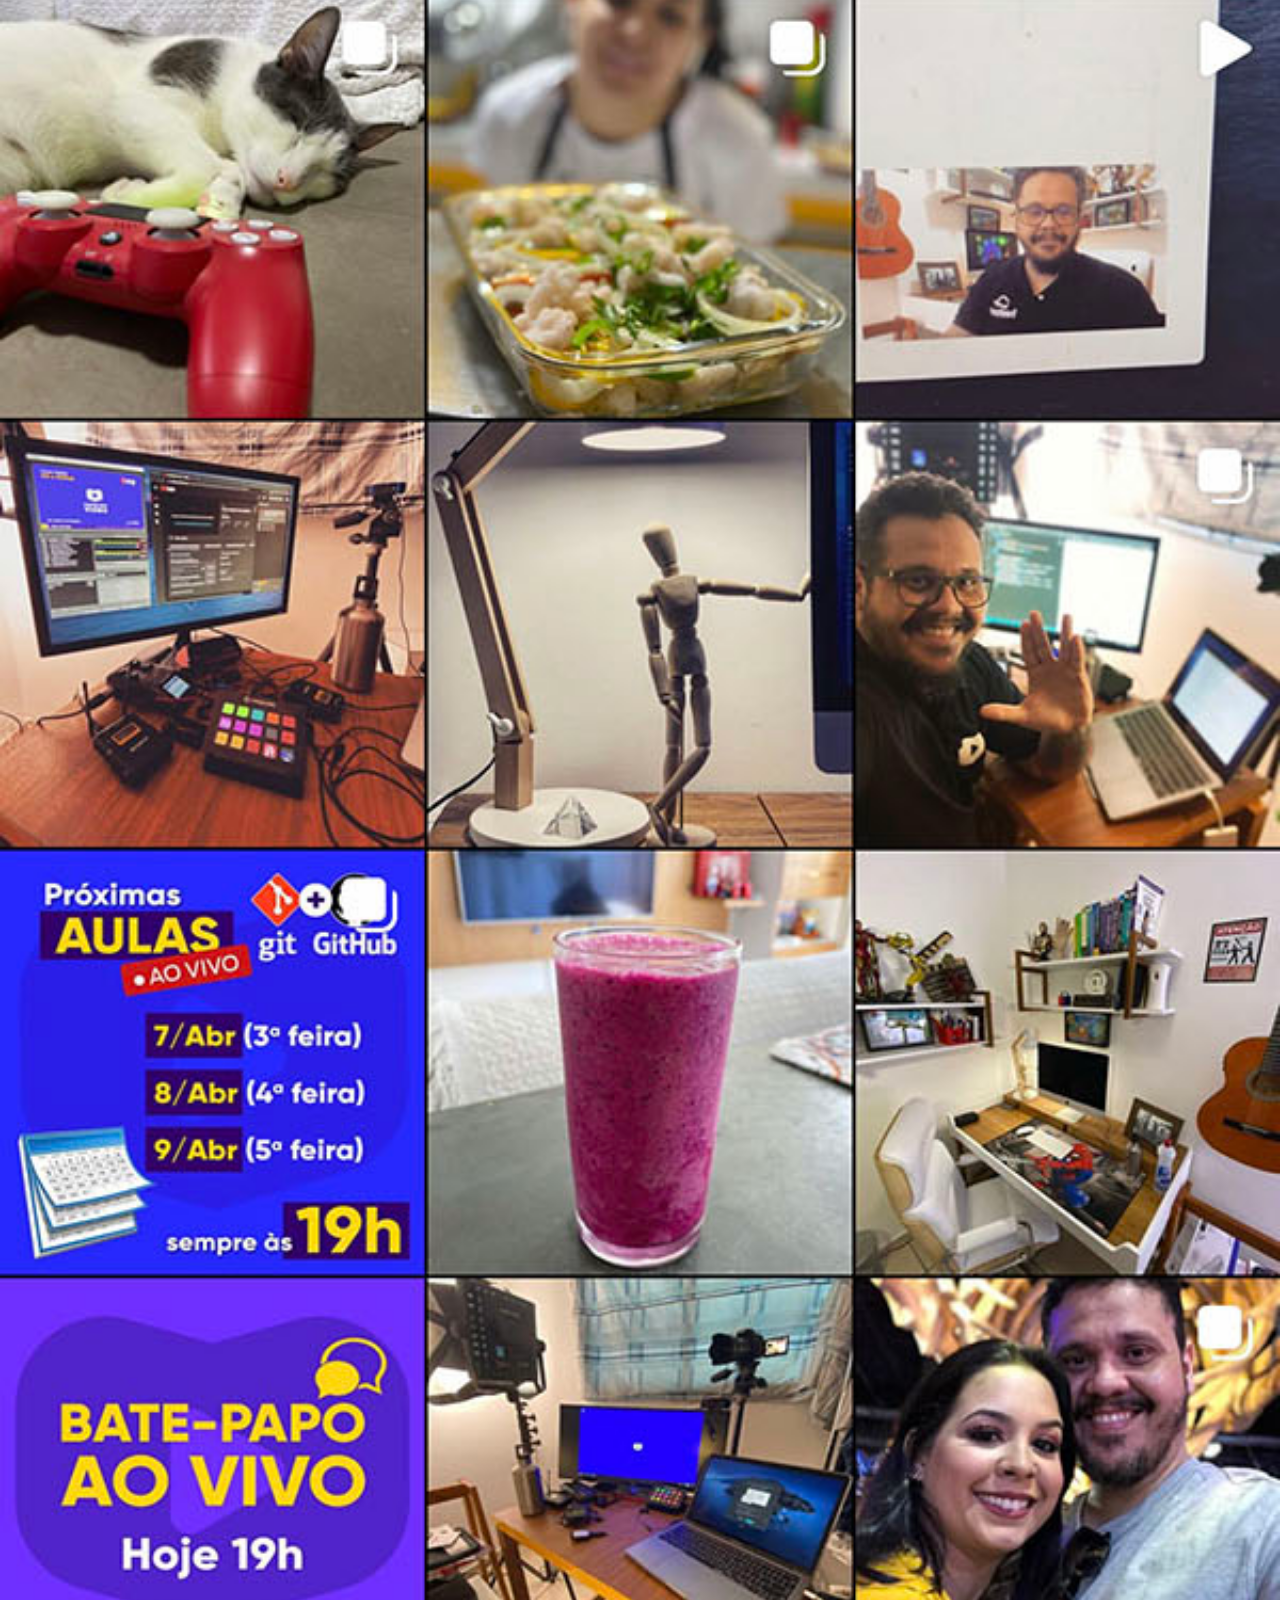
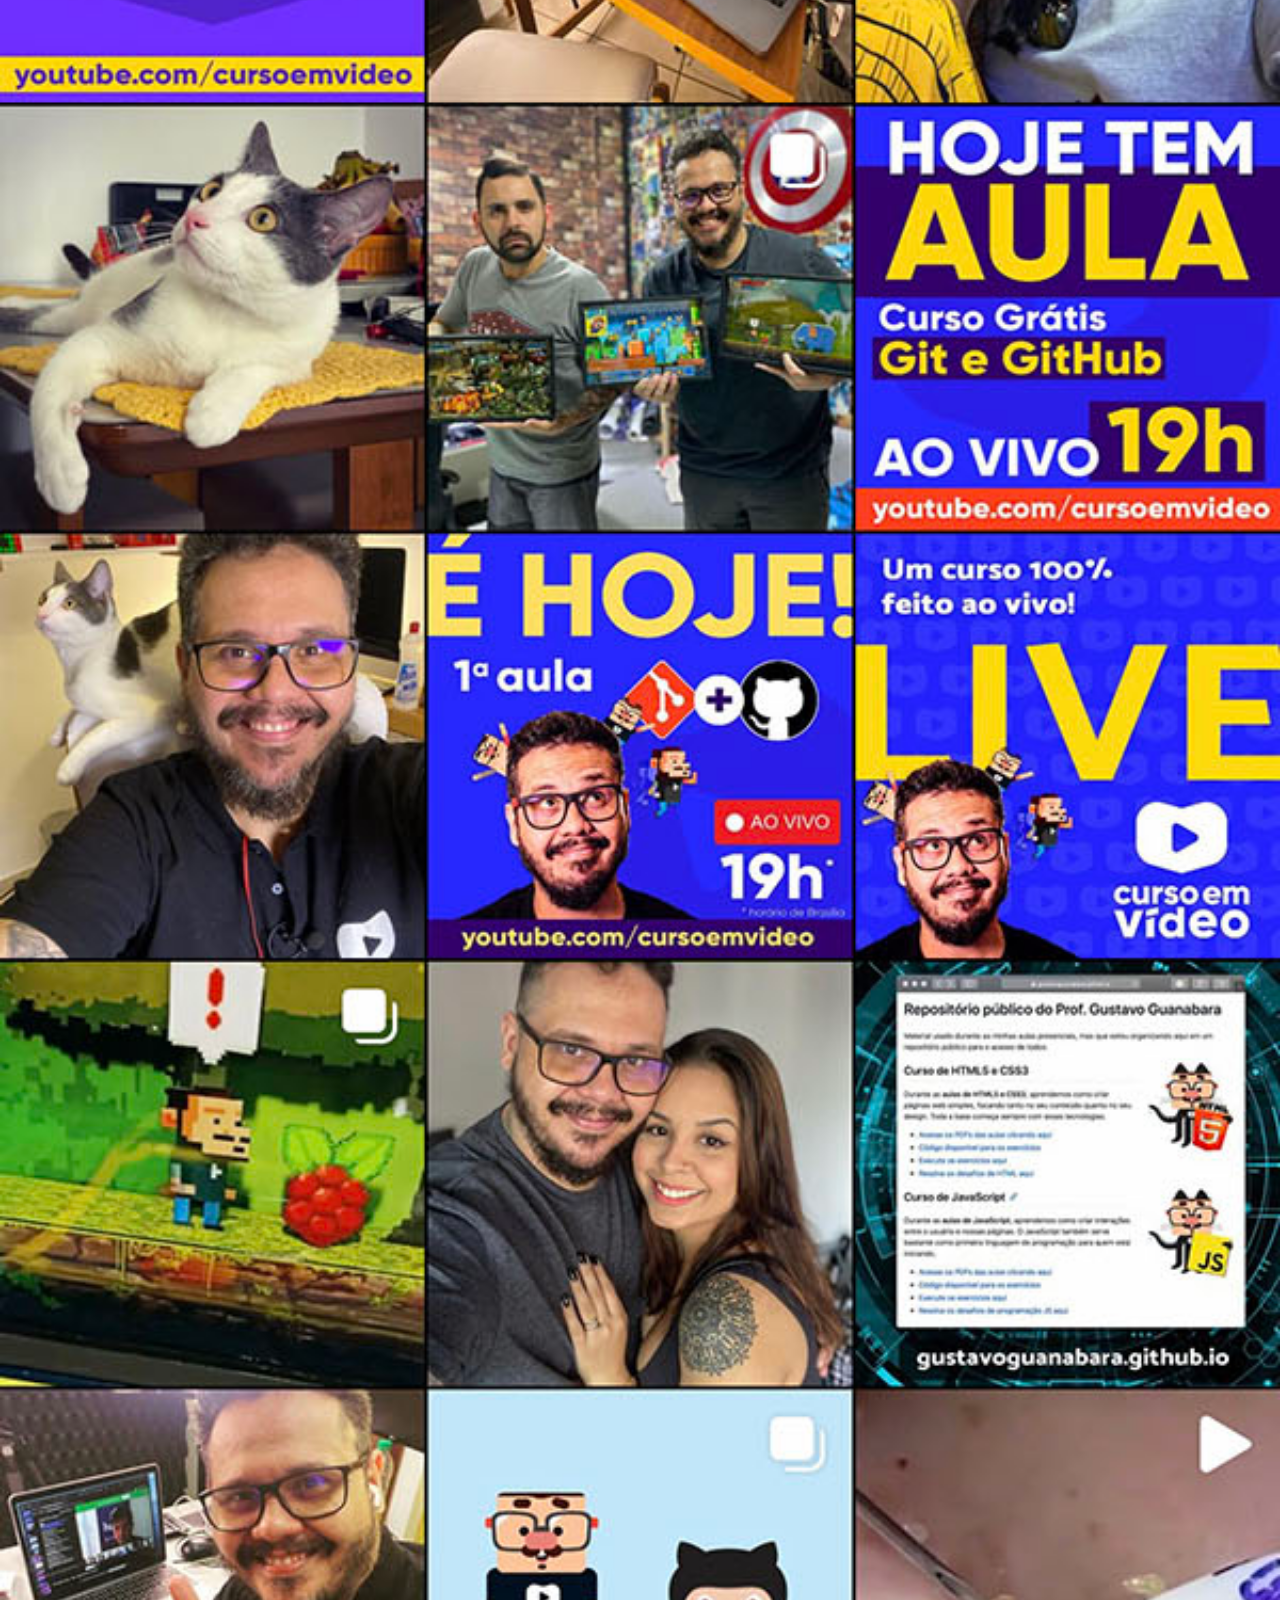
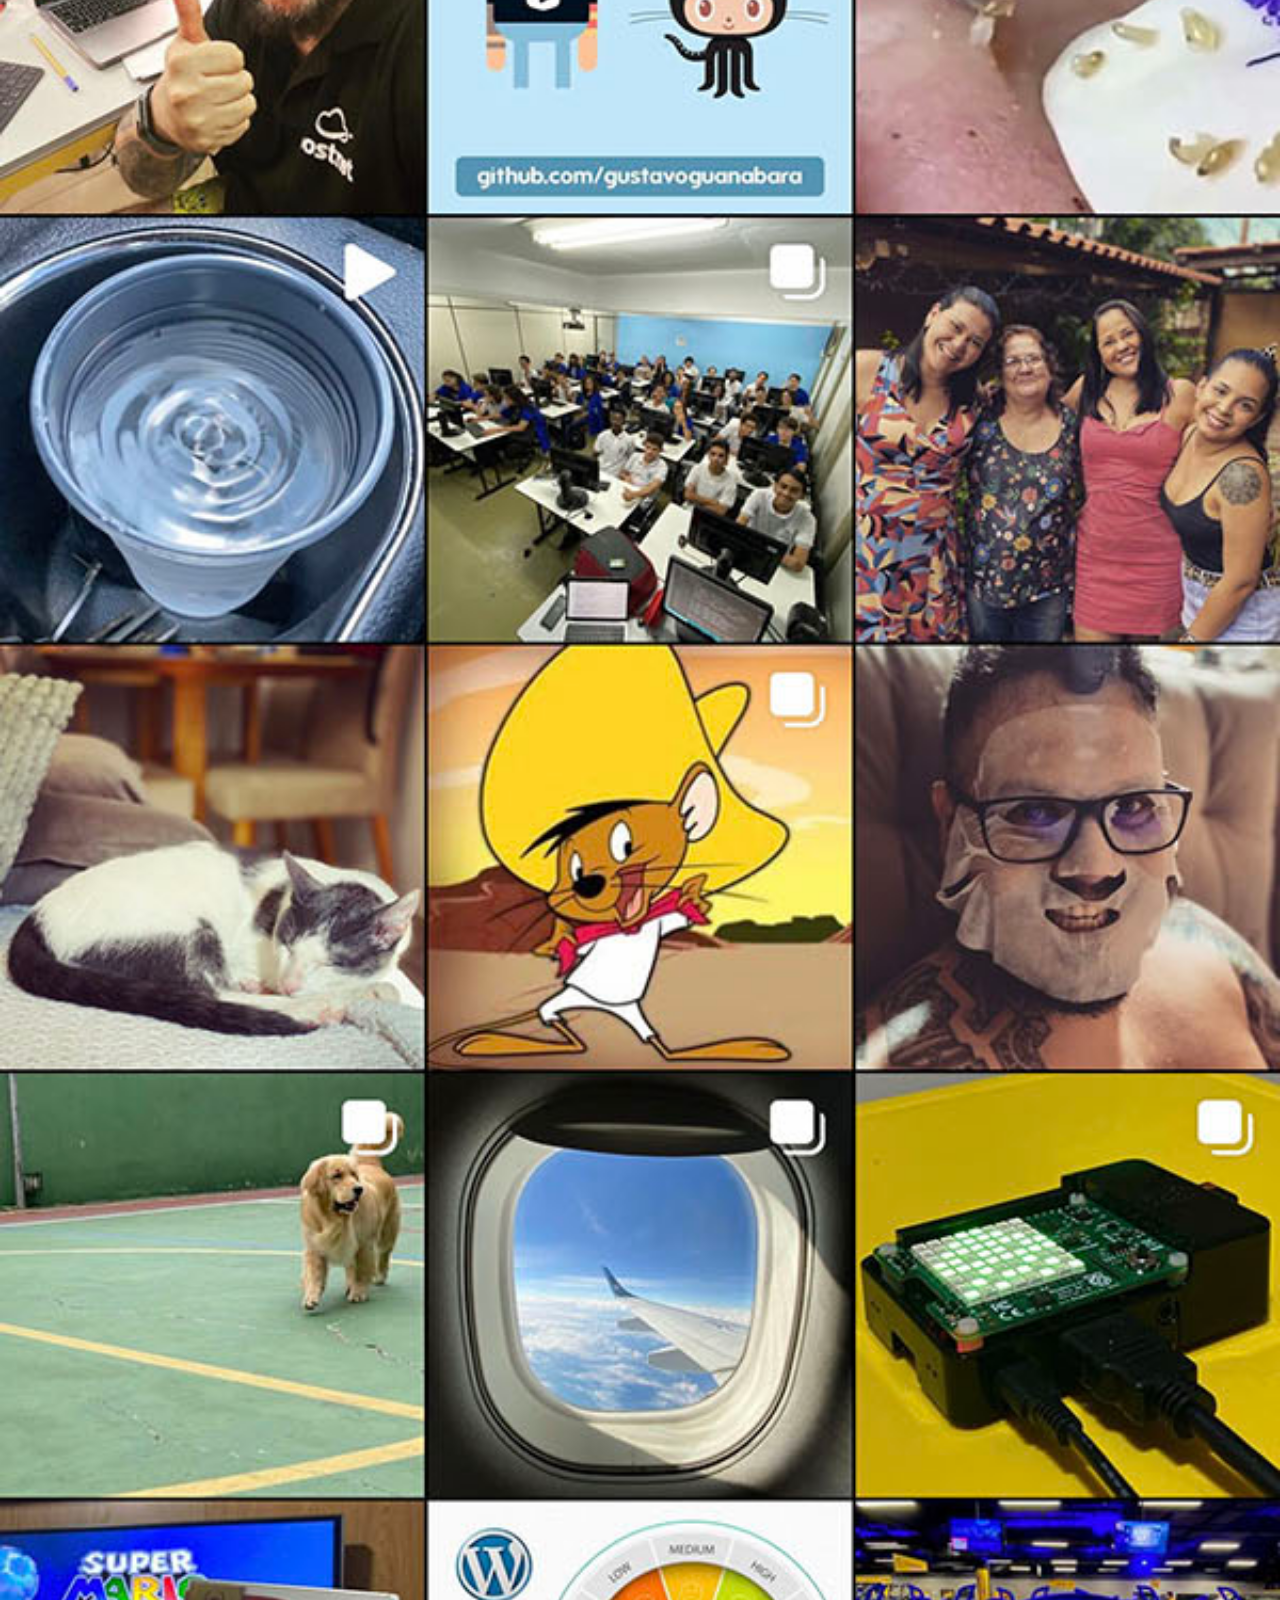
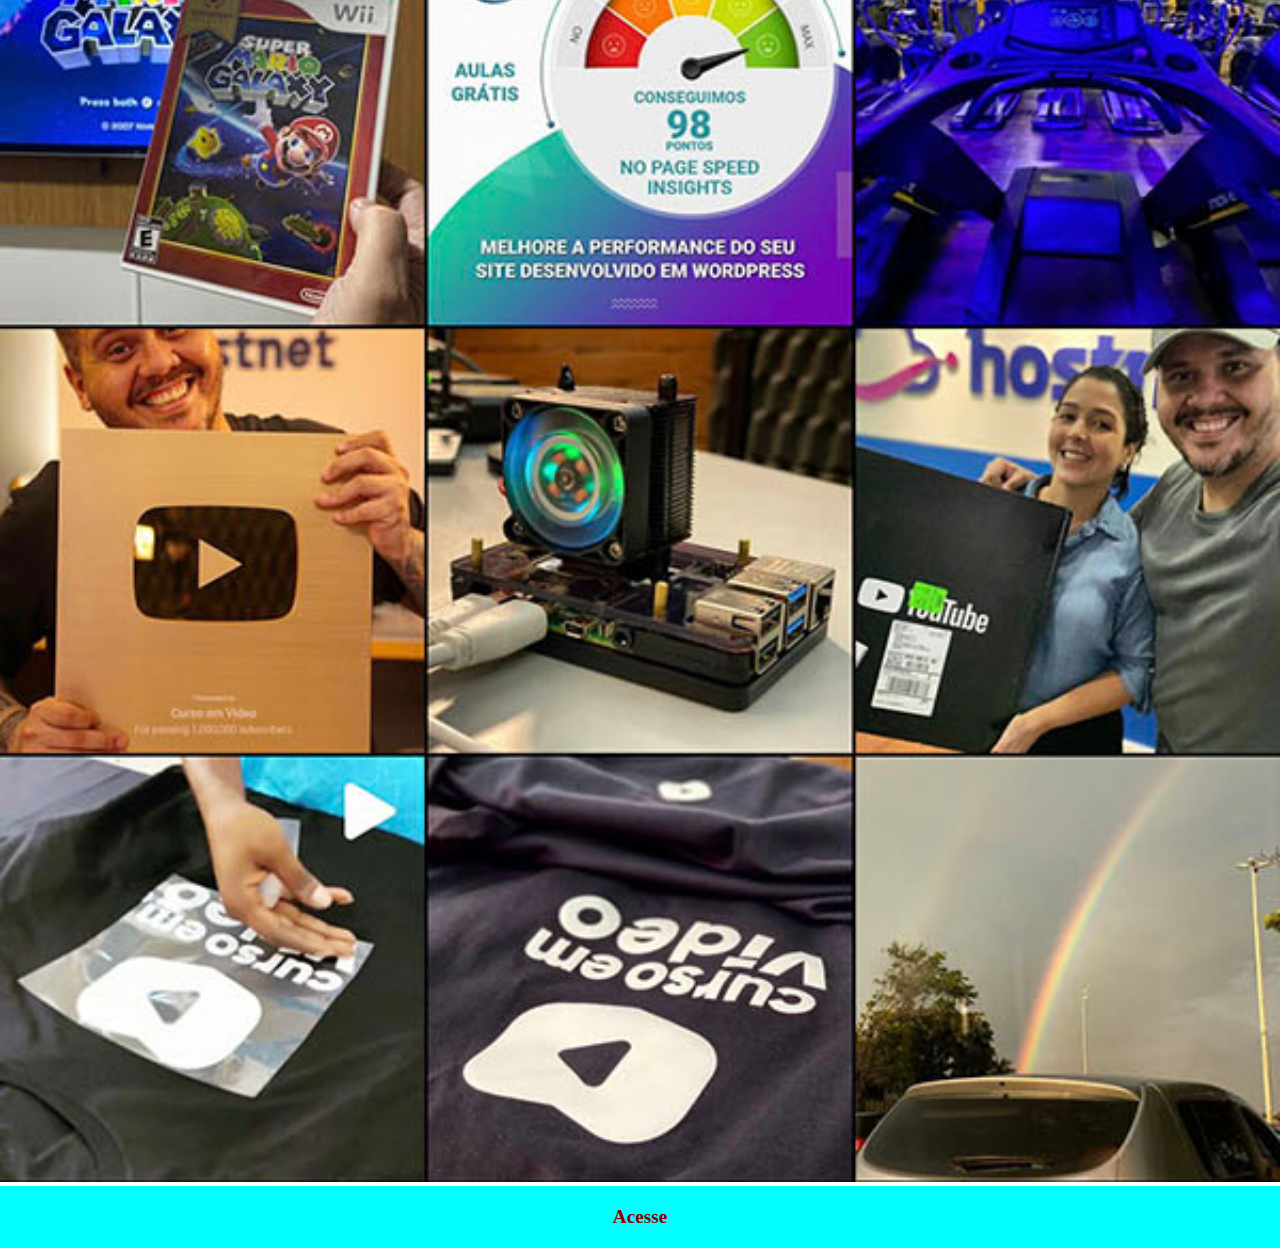
<file: instagram.html>
<!DOCTYPE html>
<html lang="pt-br">
<head>
    <meta charset="UTF-8">
    <meta http-equiv="X-UA-Compatible" content="IE=edge">
    <meta name="viewport" content="width=device-width, initial-scale=1.0">
    <title>instagram</title>
    <link rel="stylesheet" href="st.css">
</head>
<body>
<img src="imagens/tela-instagram.jpg" alt="">
<a href="https://www.instagram.com/matheus_geronymo/" target="_blank">Acesse</a>
</body>
</html>
</file>
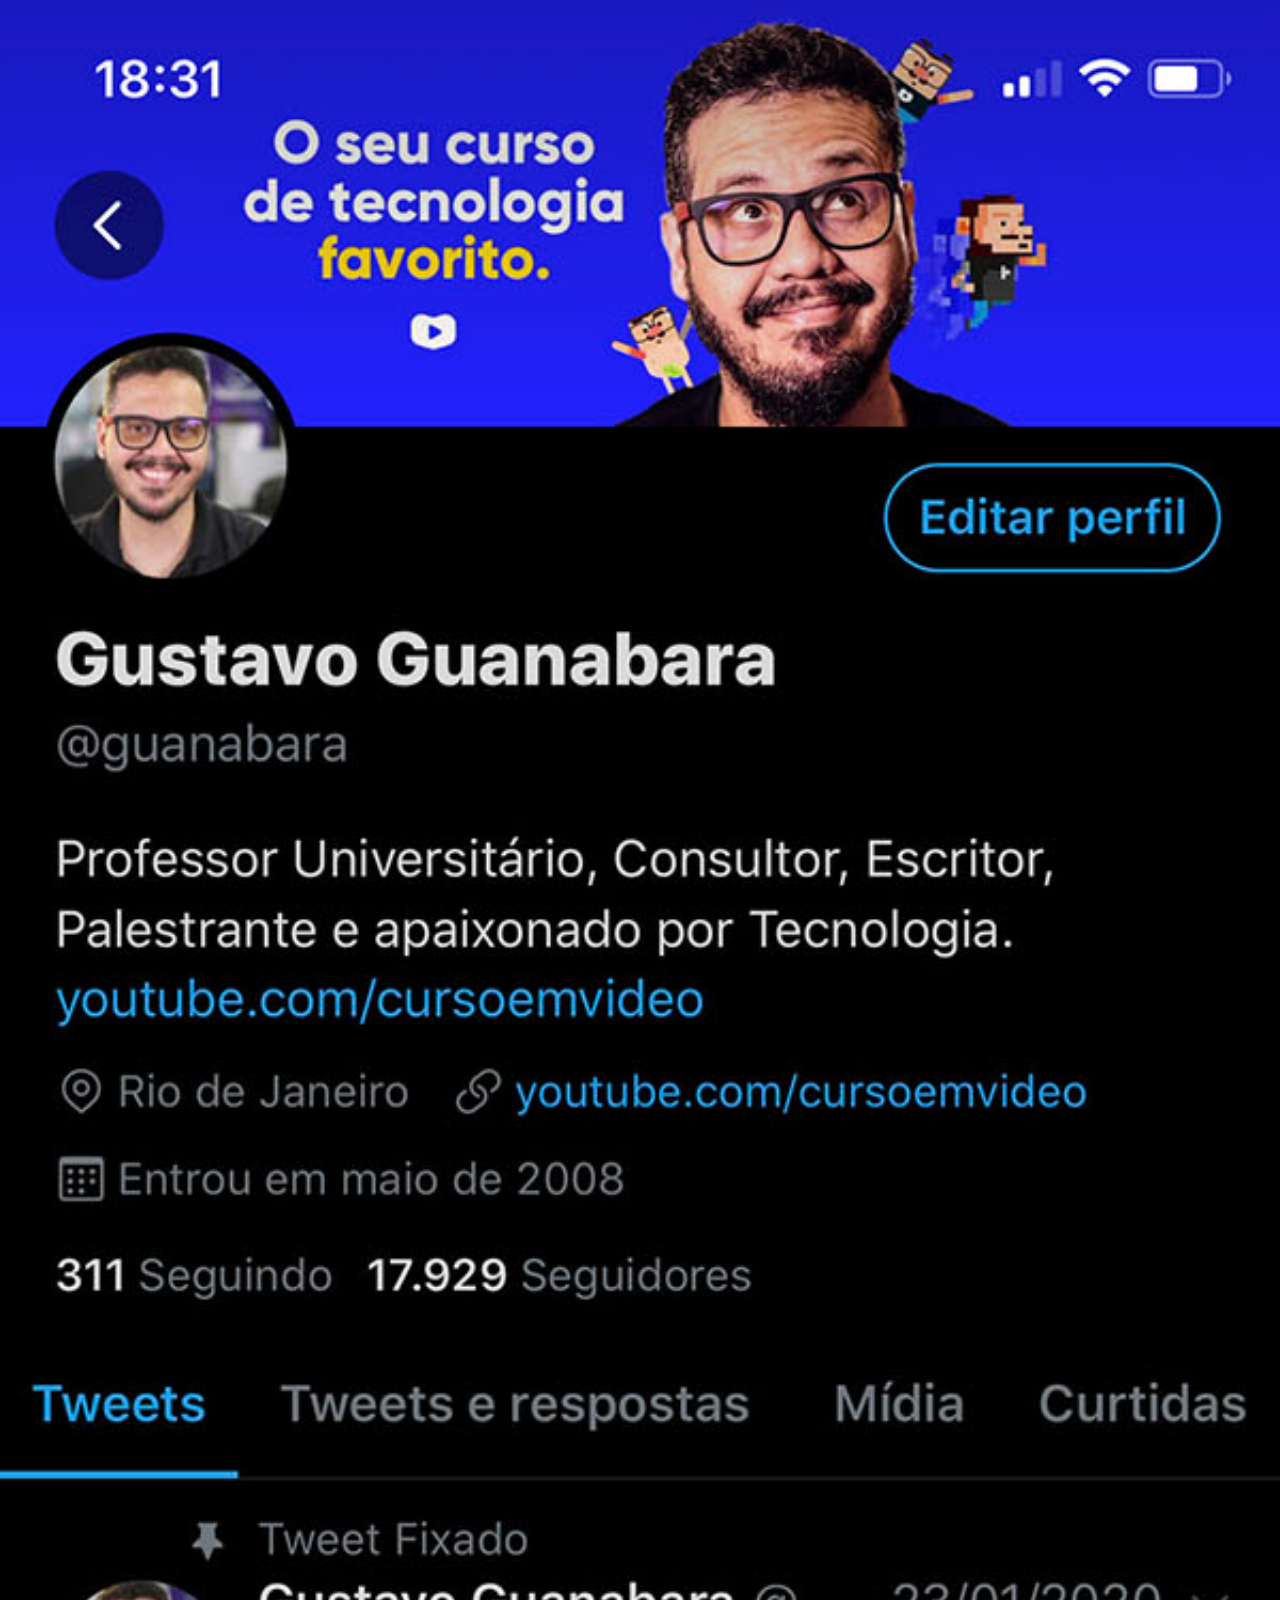
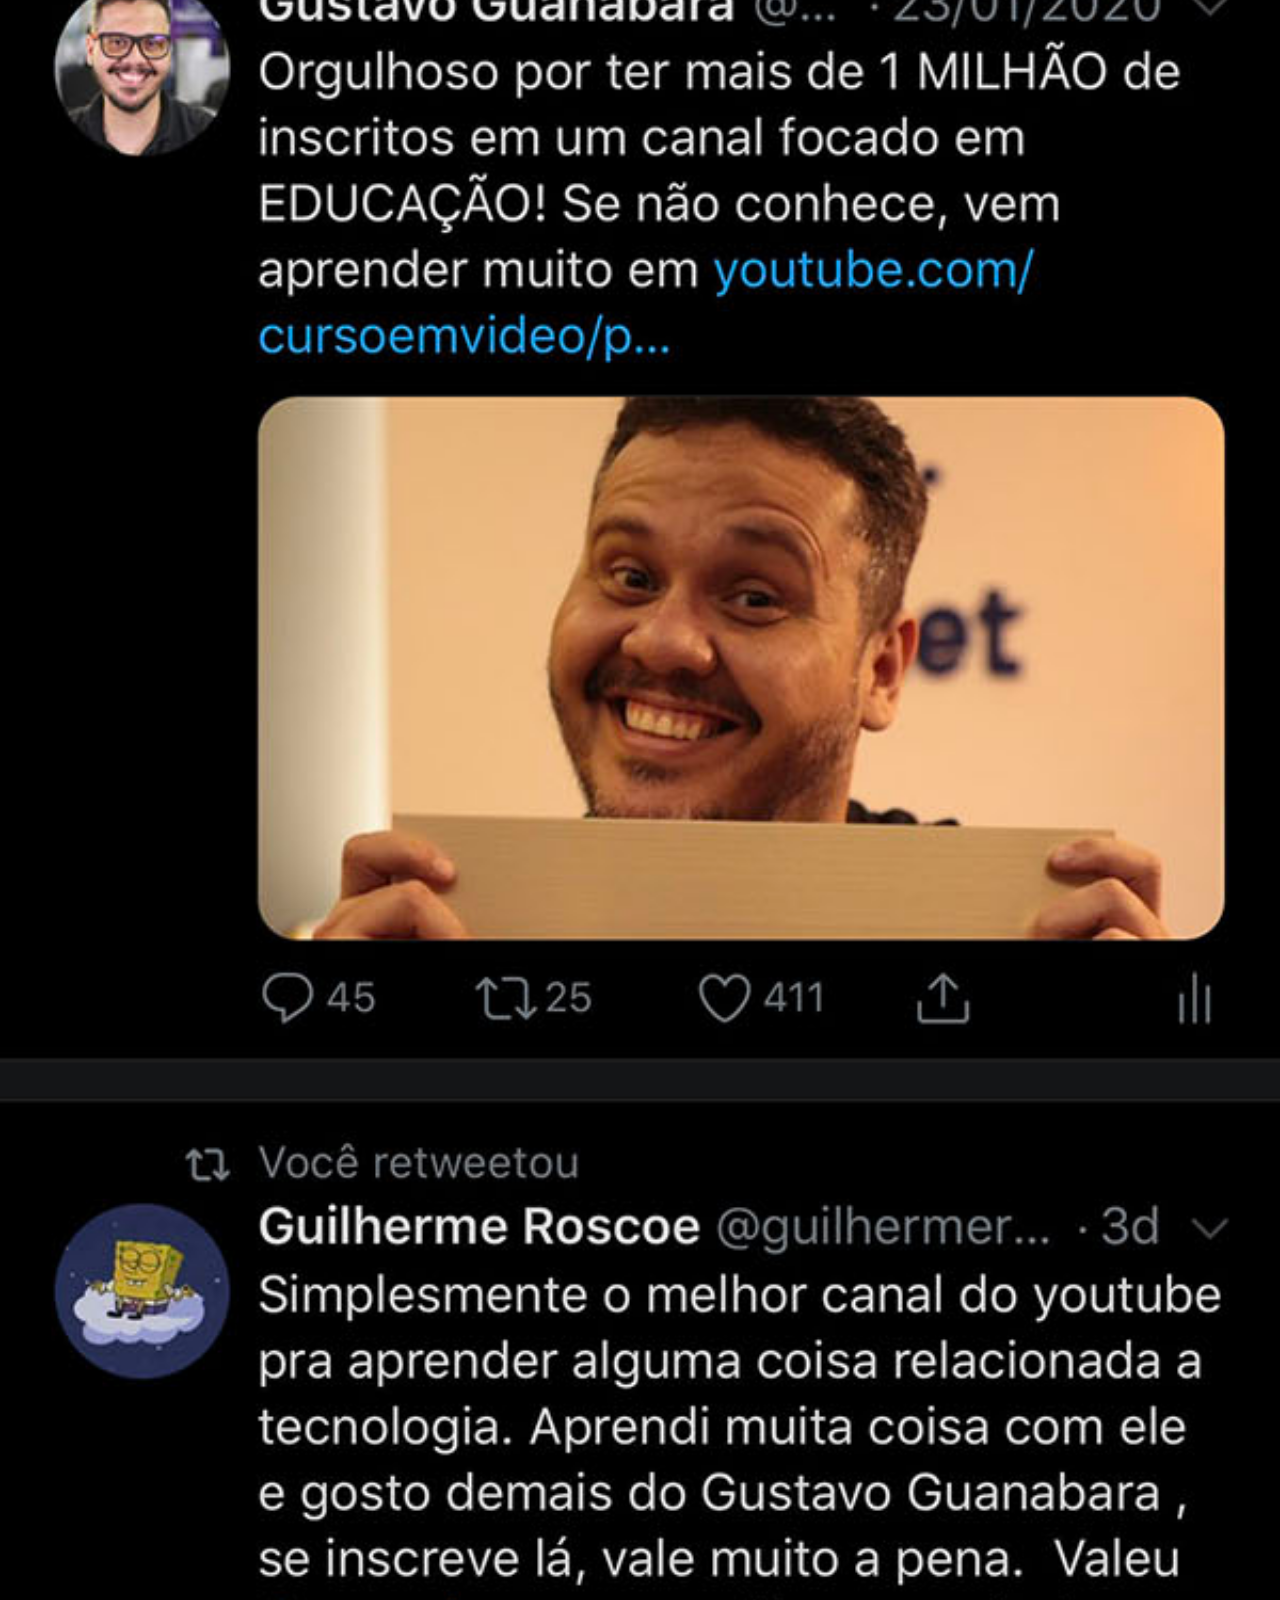
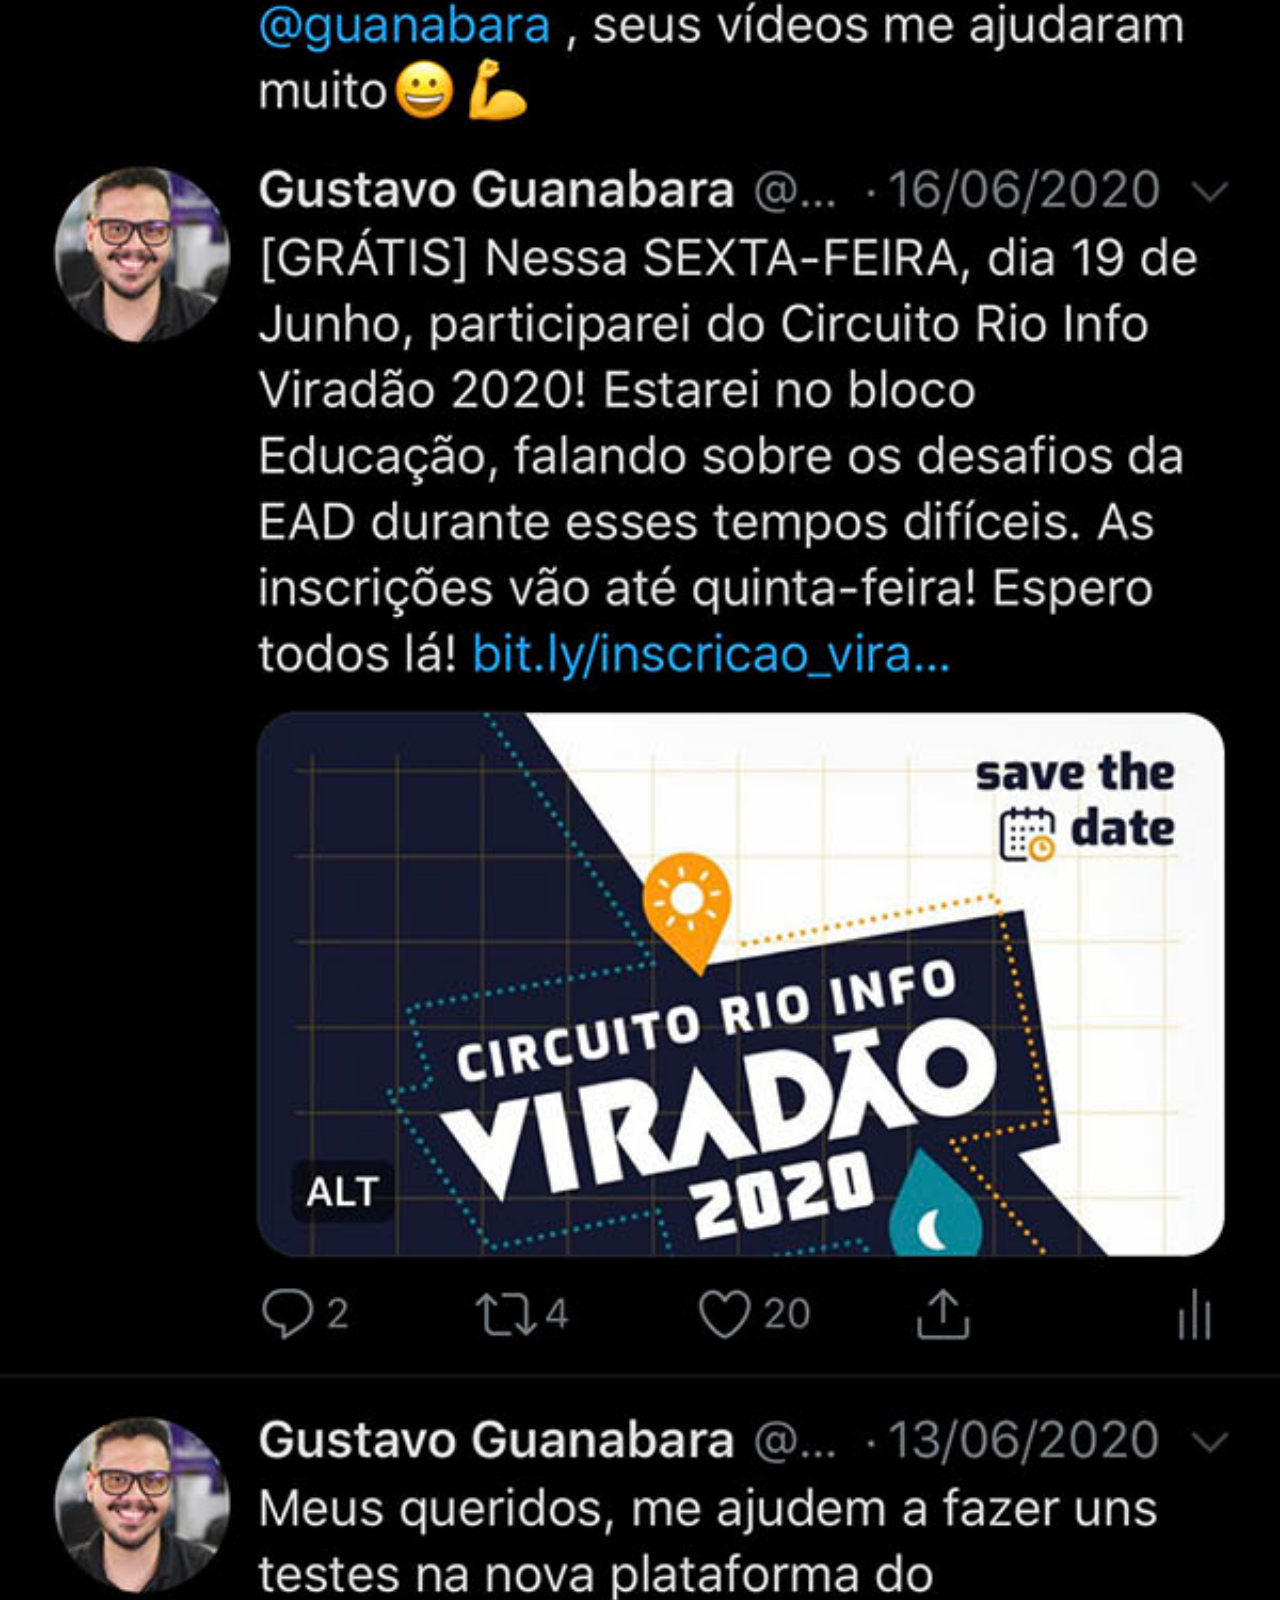
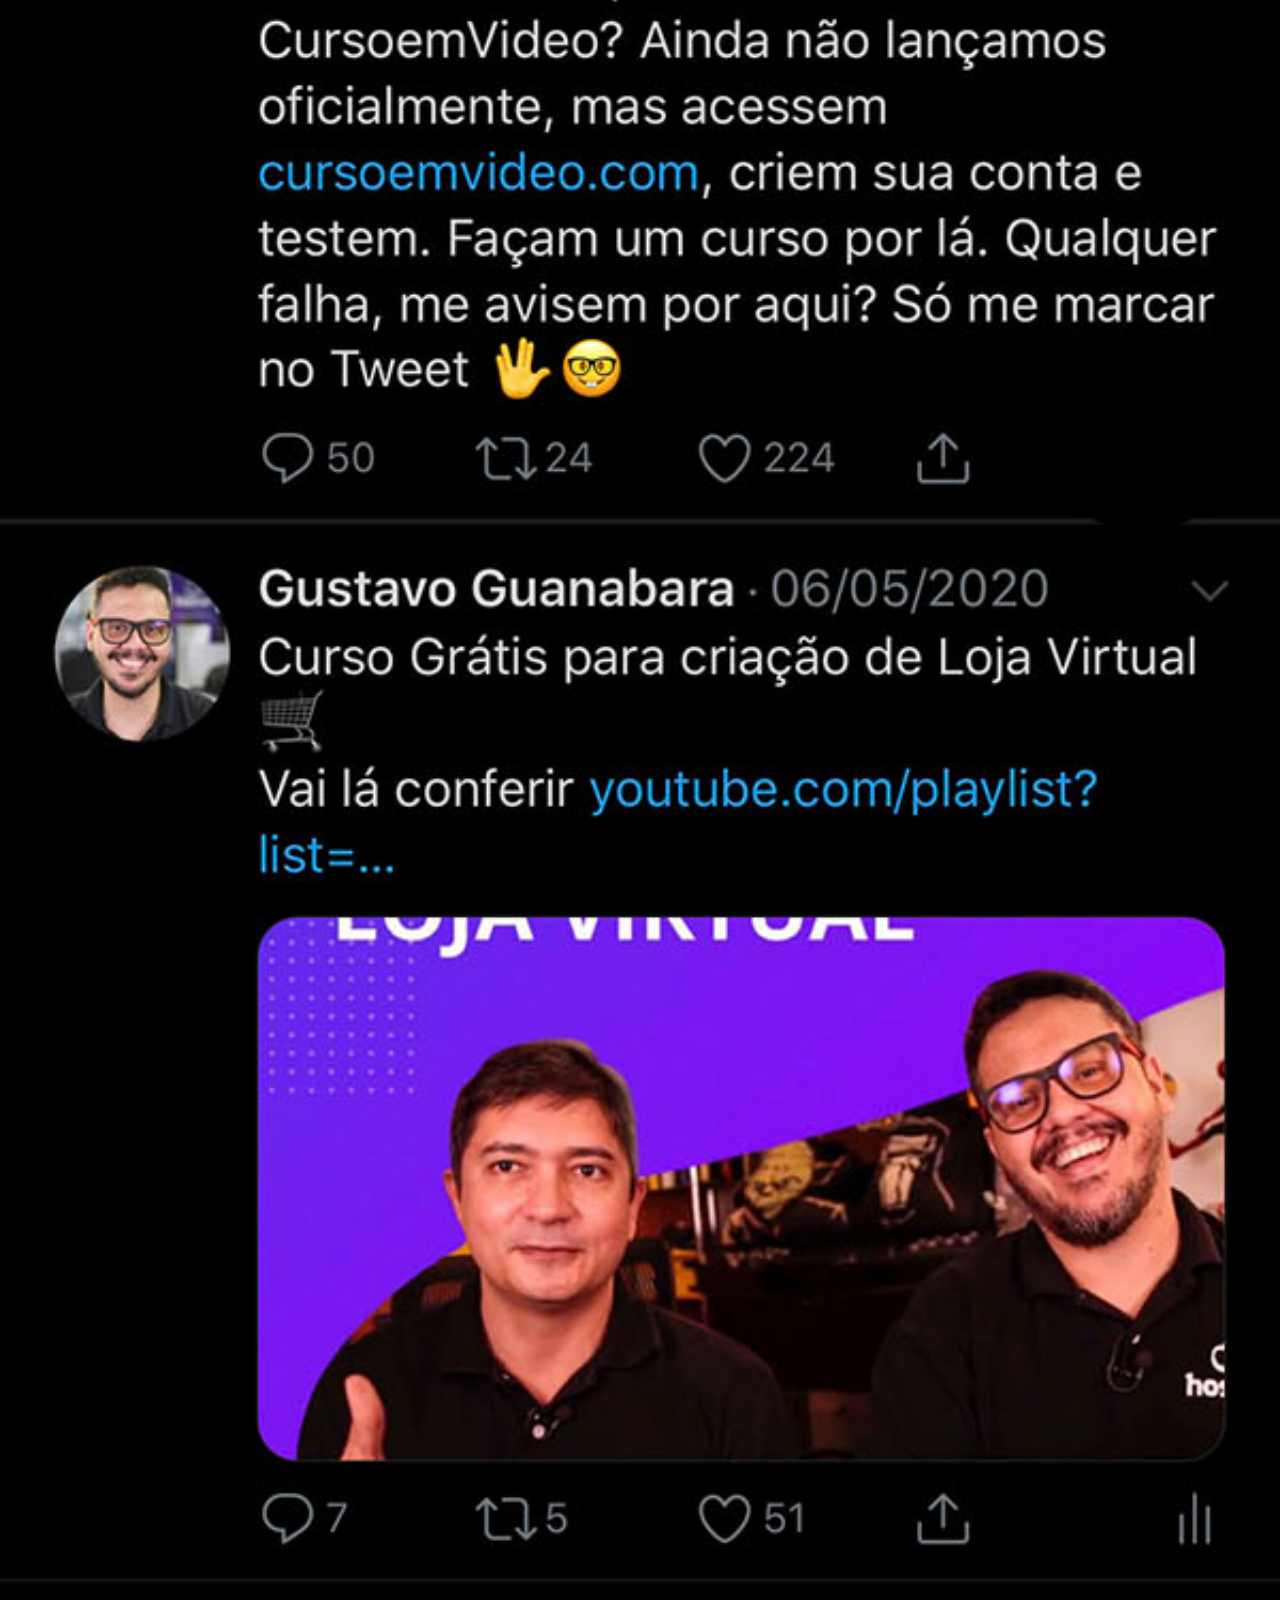
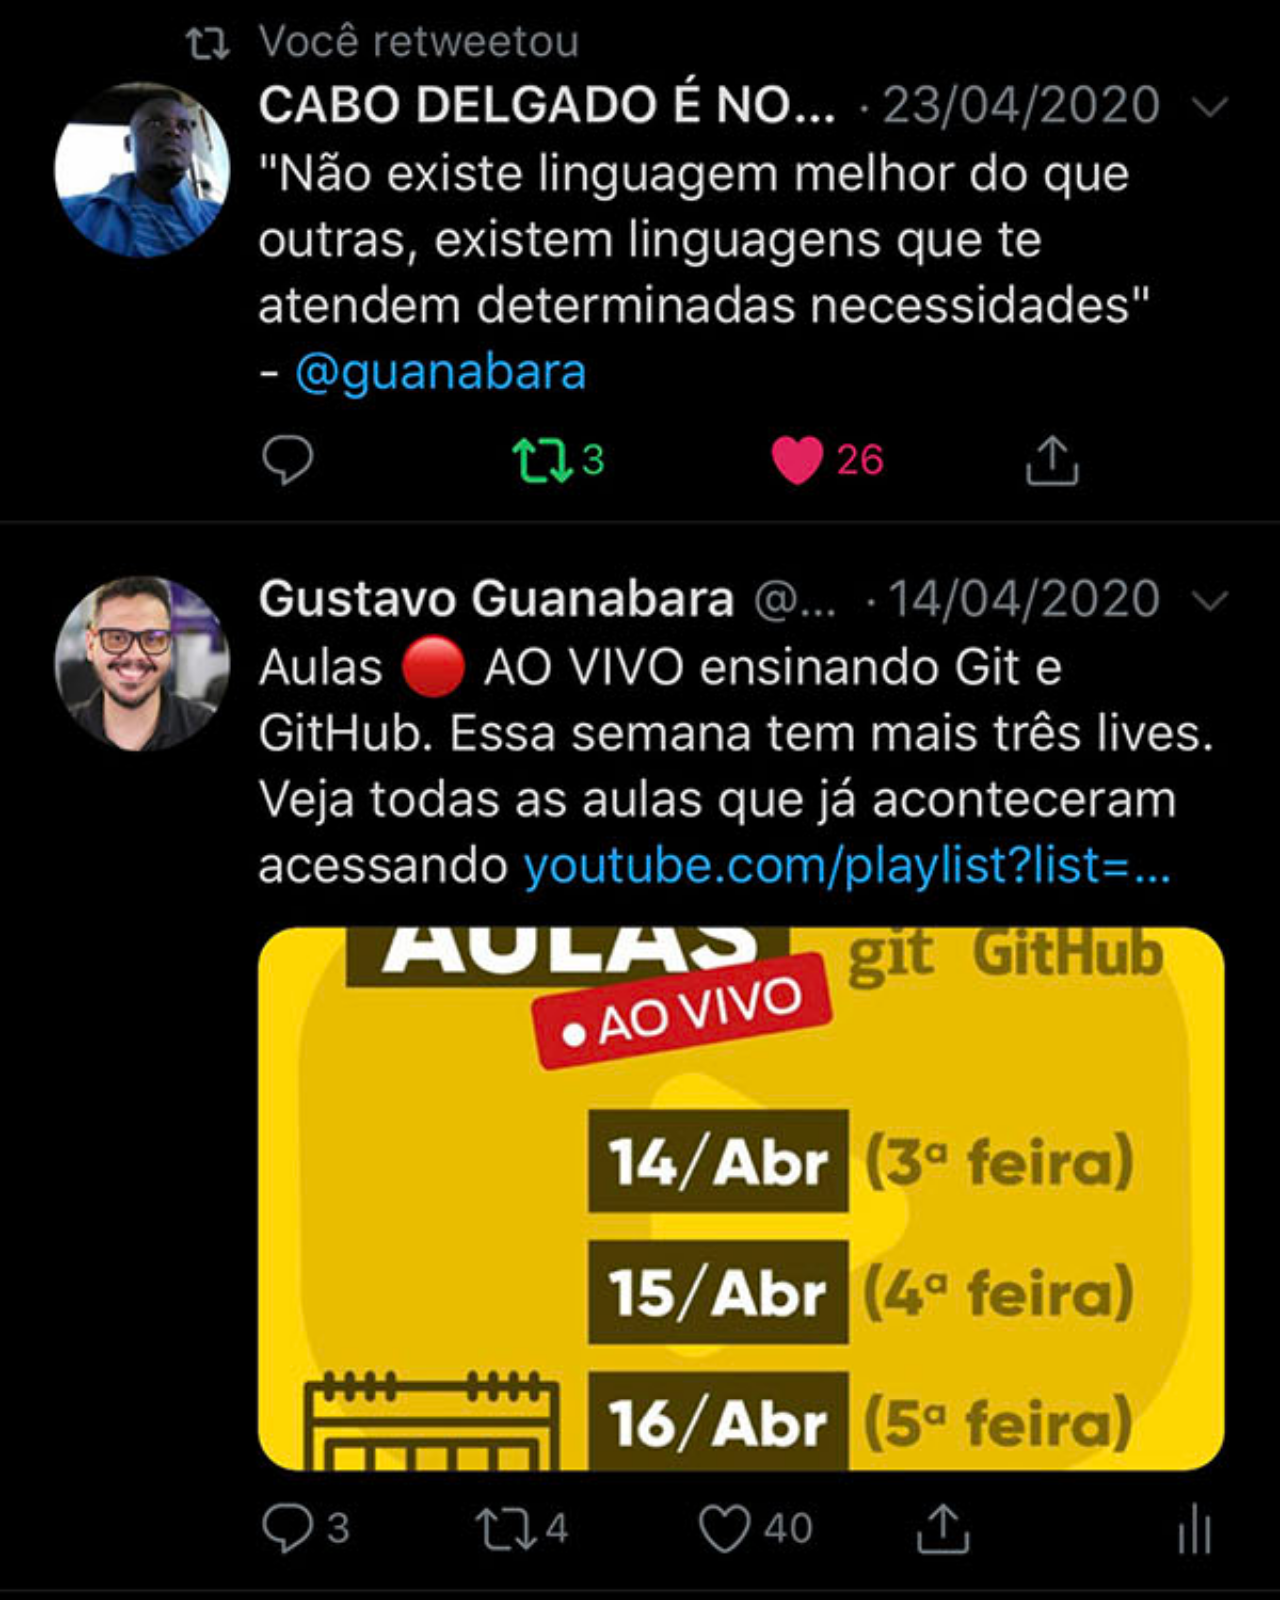
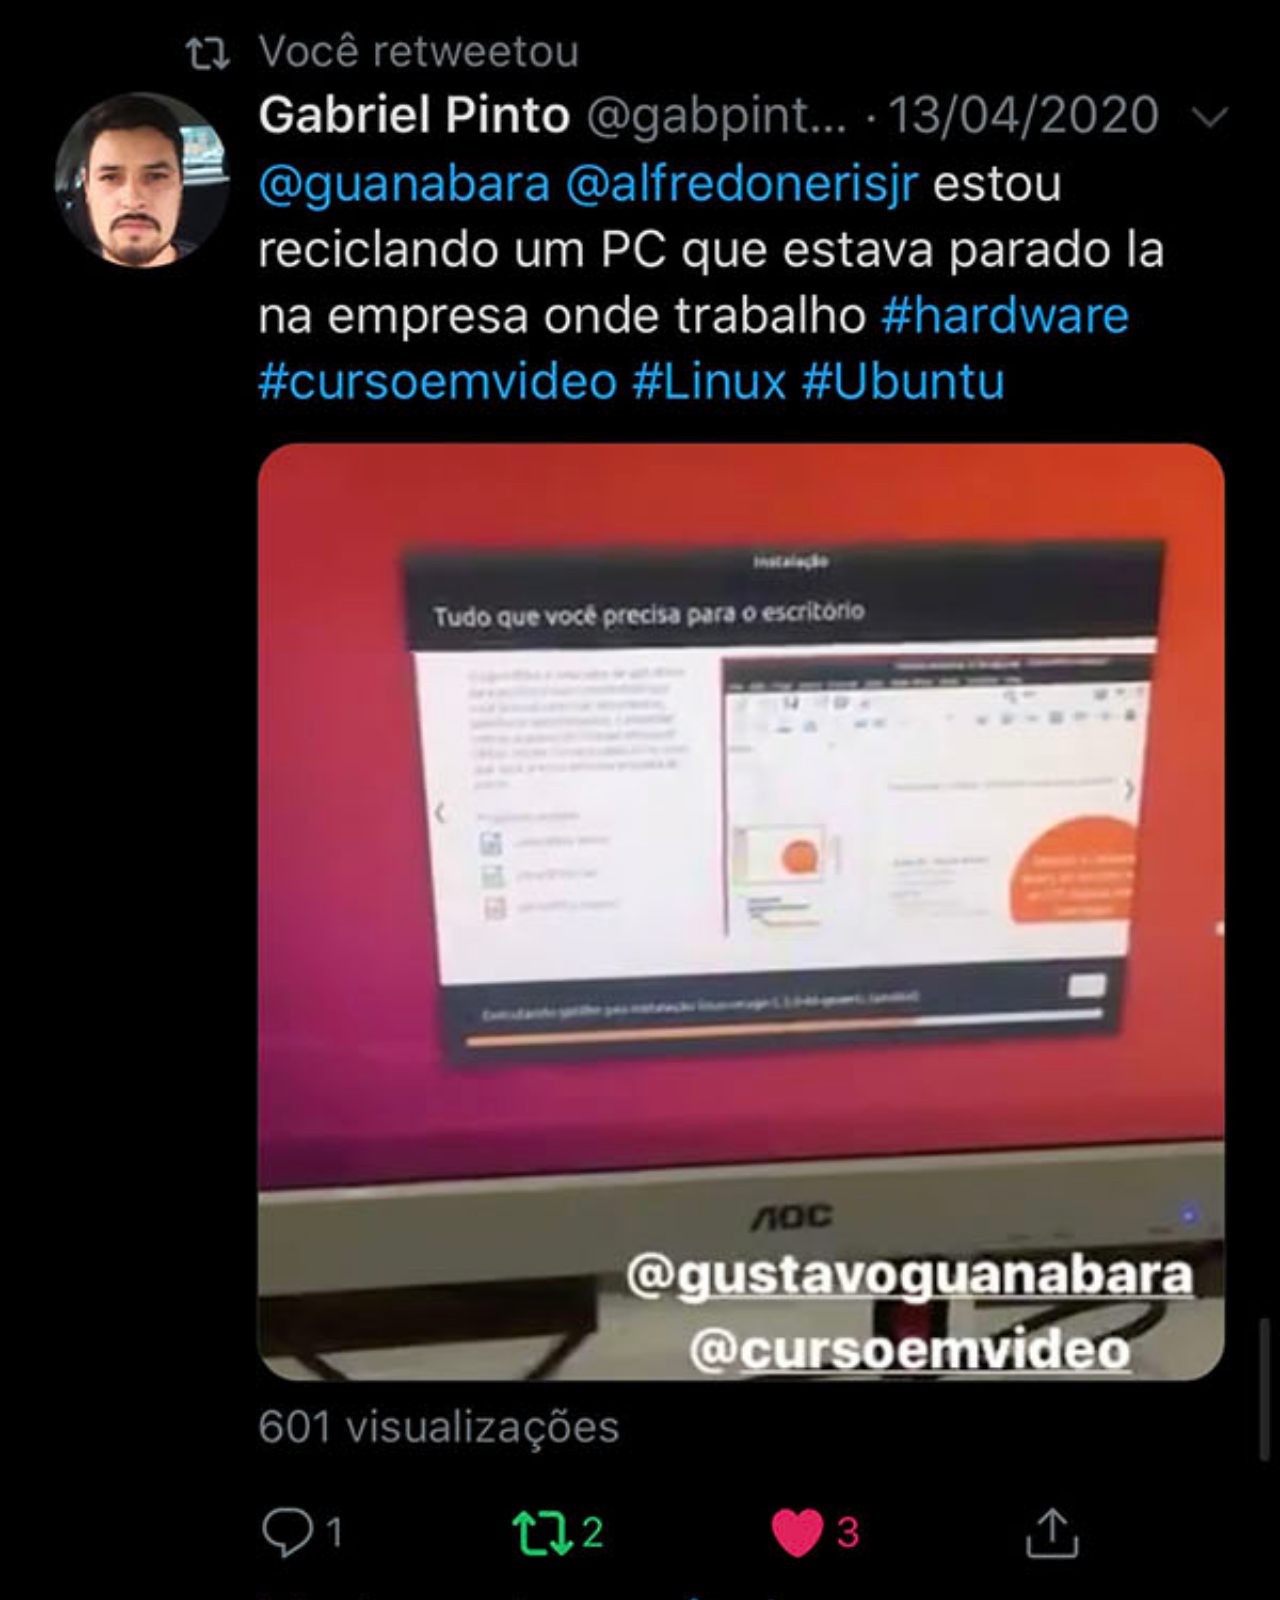
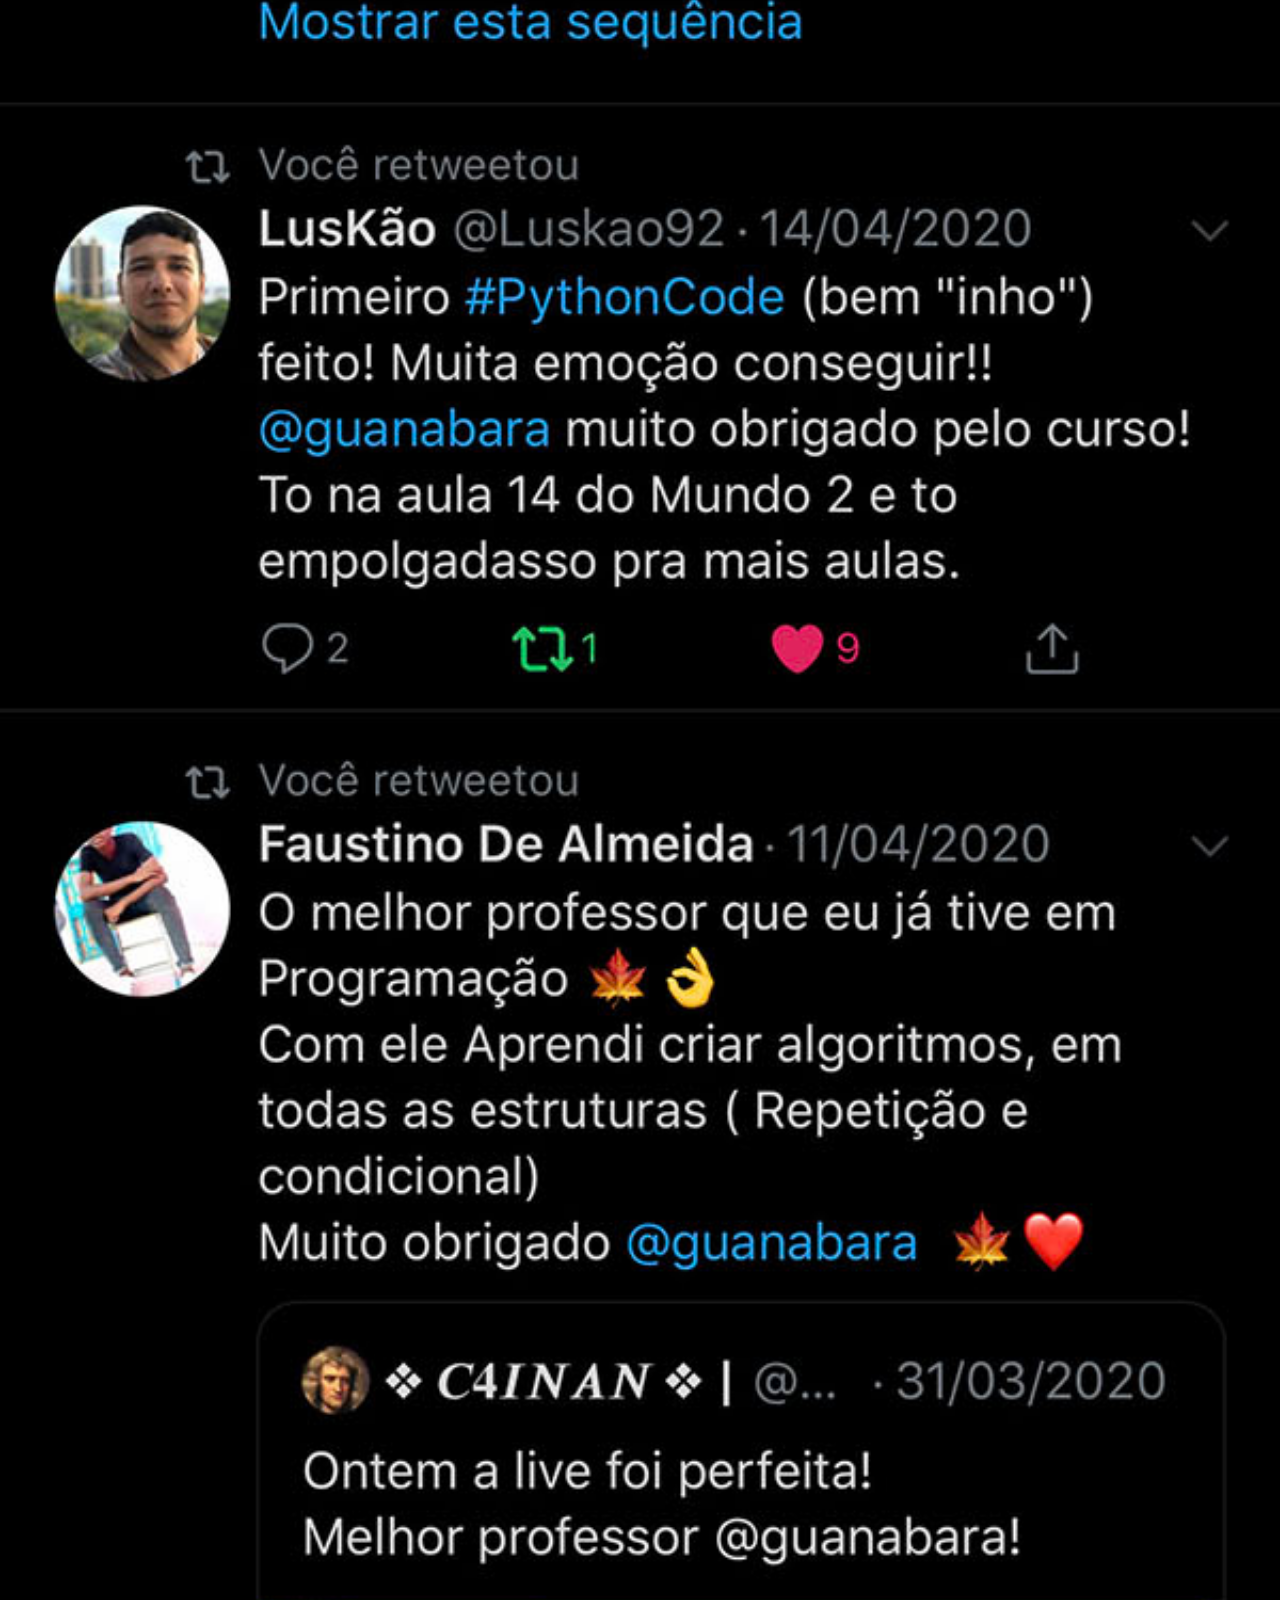
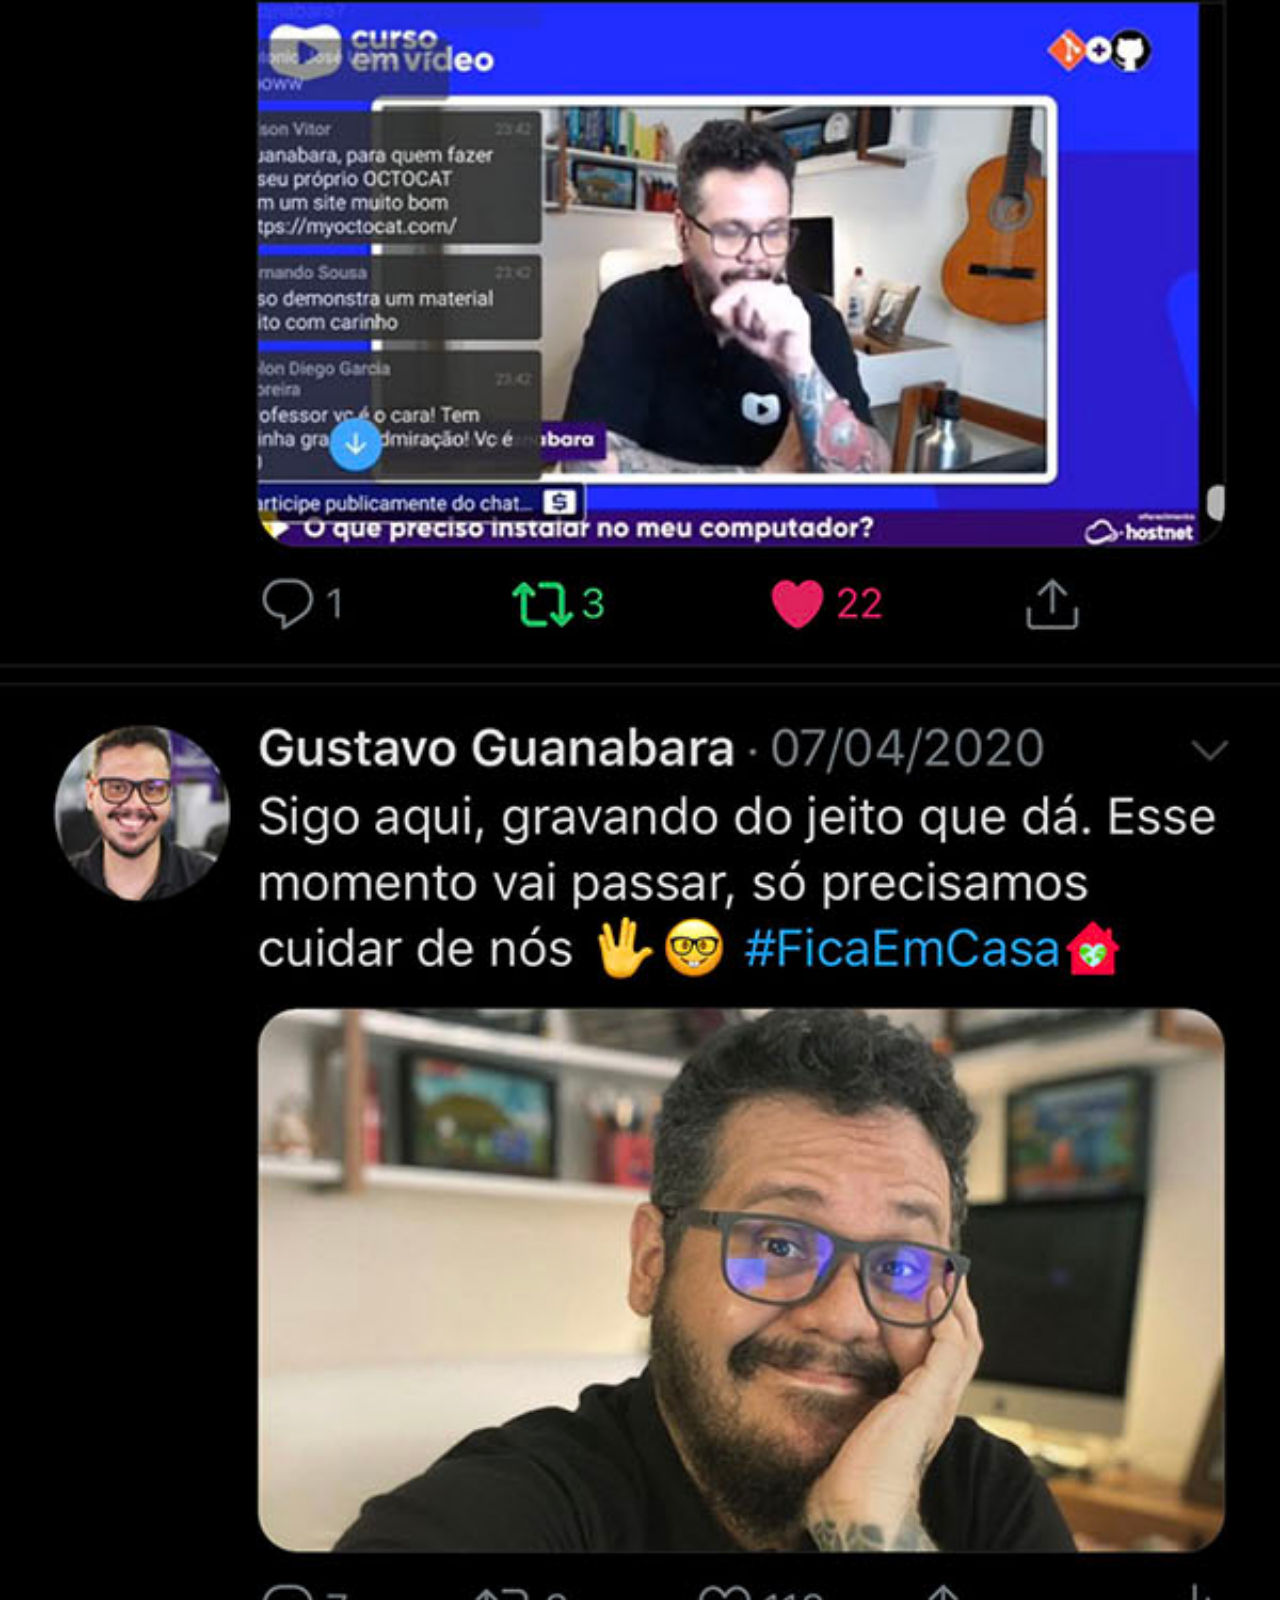
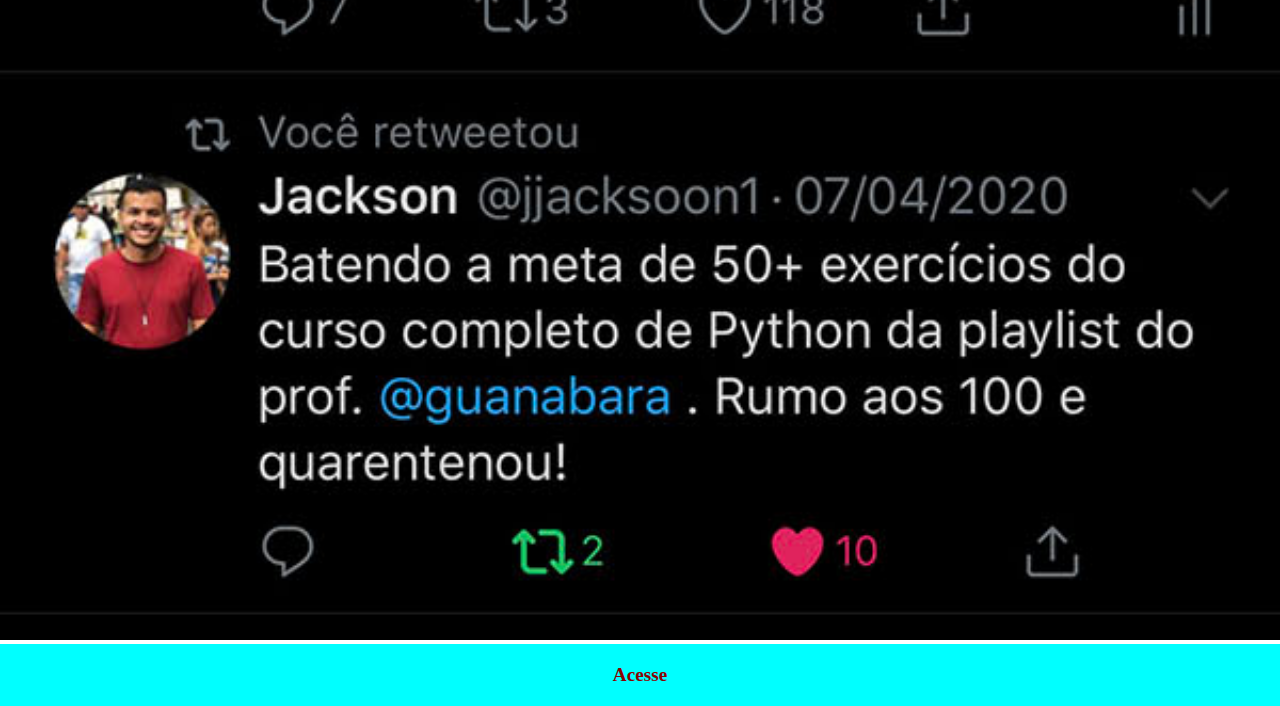
<file: twitter.html>
<!DOCTYPE html>
<html lang="pt-br">
<head>
    <meta charset="UTF-8">
    <meta http-equiv="X-UA-Compatible" content="IE=edge">
    <meta name="viewport" content="width=device-width, initial-scale=1.0">
    <title>twitter</title>
    <link rel="stylesheet" href="st.css">
</head>
<body>
    <img src="imagens/tela-twitter.jpg" alt="">
    <a href="https://twitter.com/TwitterBrasil?ref_src=twsrc%5Egoogle%7Ctwcamp%5Eserp%7Ctwgr%5Eauthor" target="_blank">Acesse</a>
    
</body>
</html>
</file>
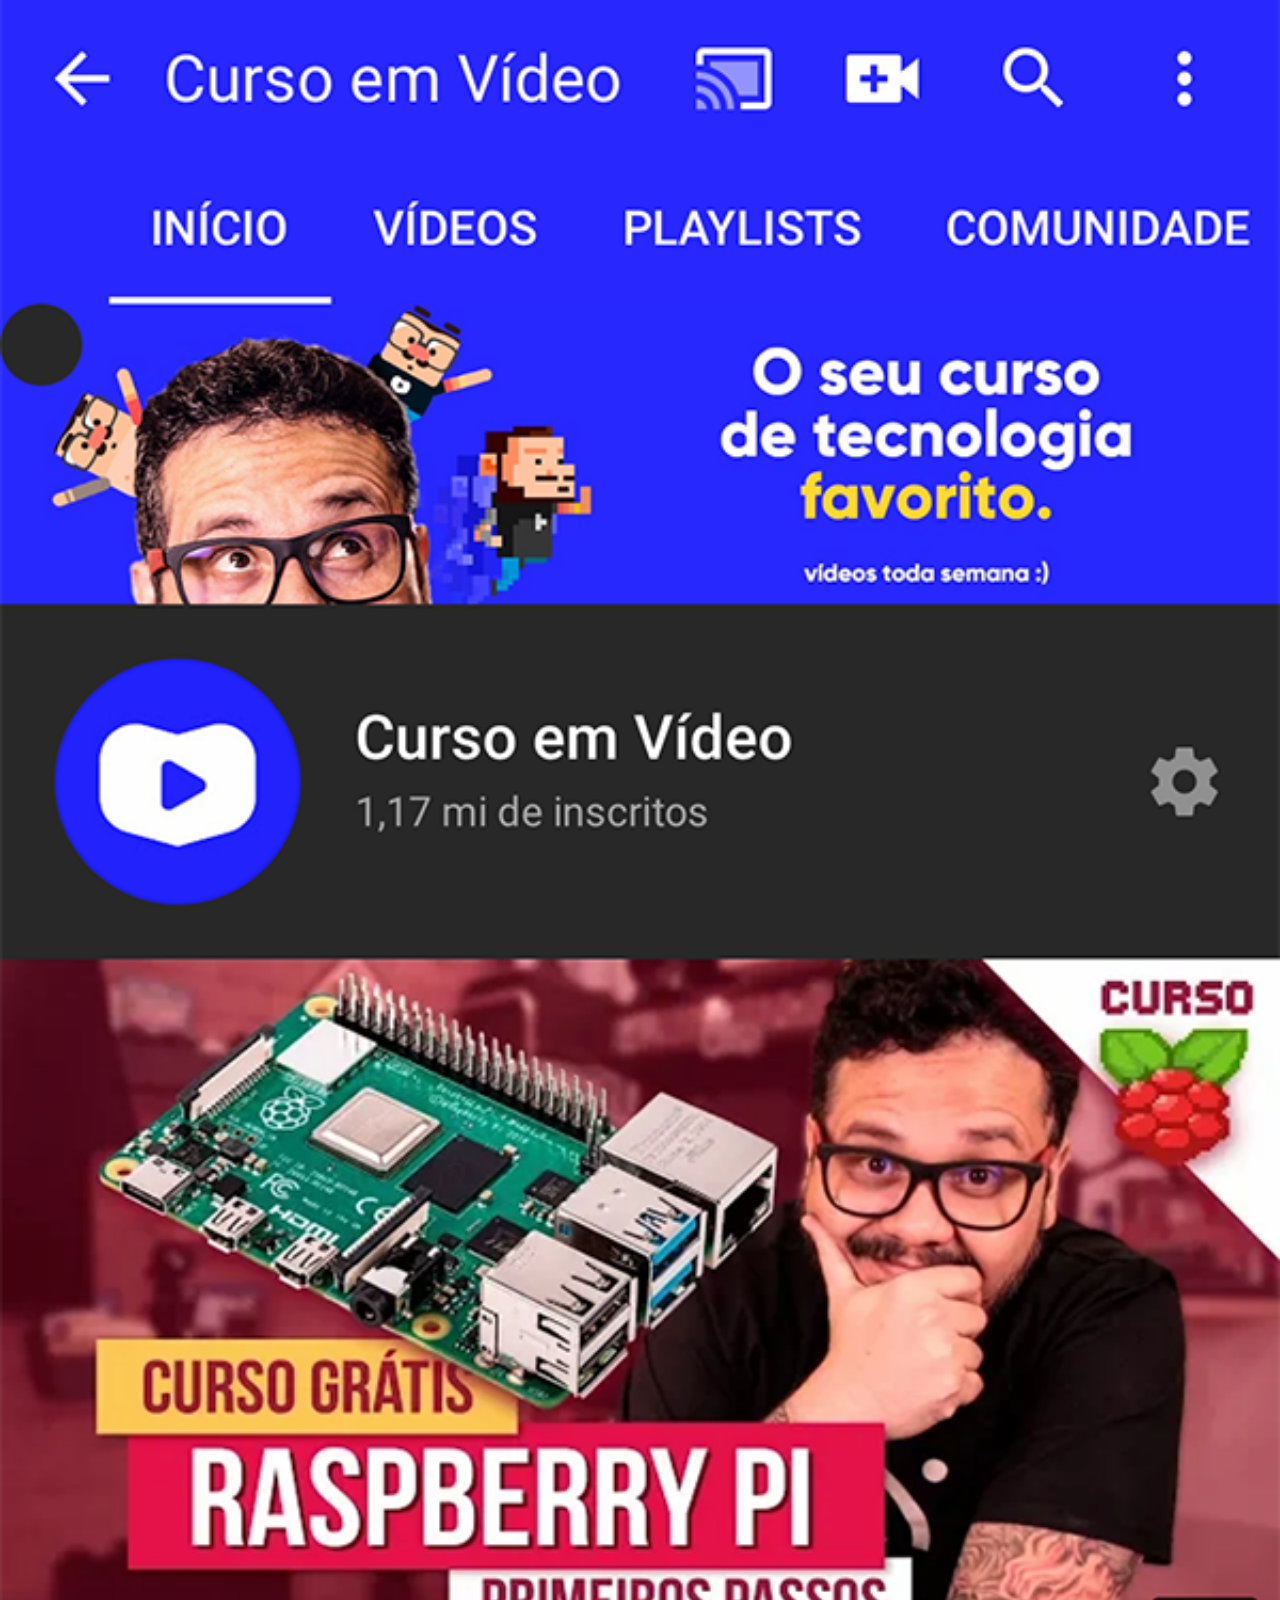
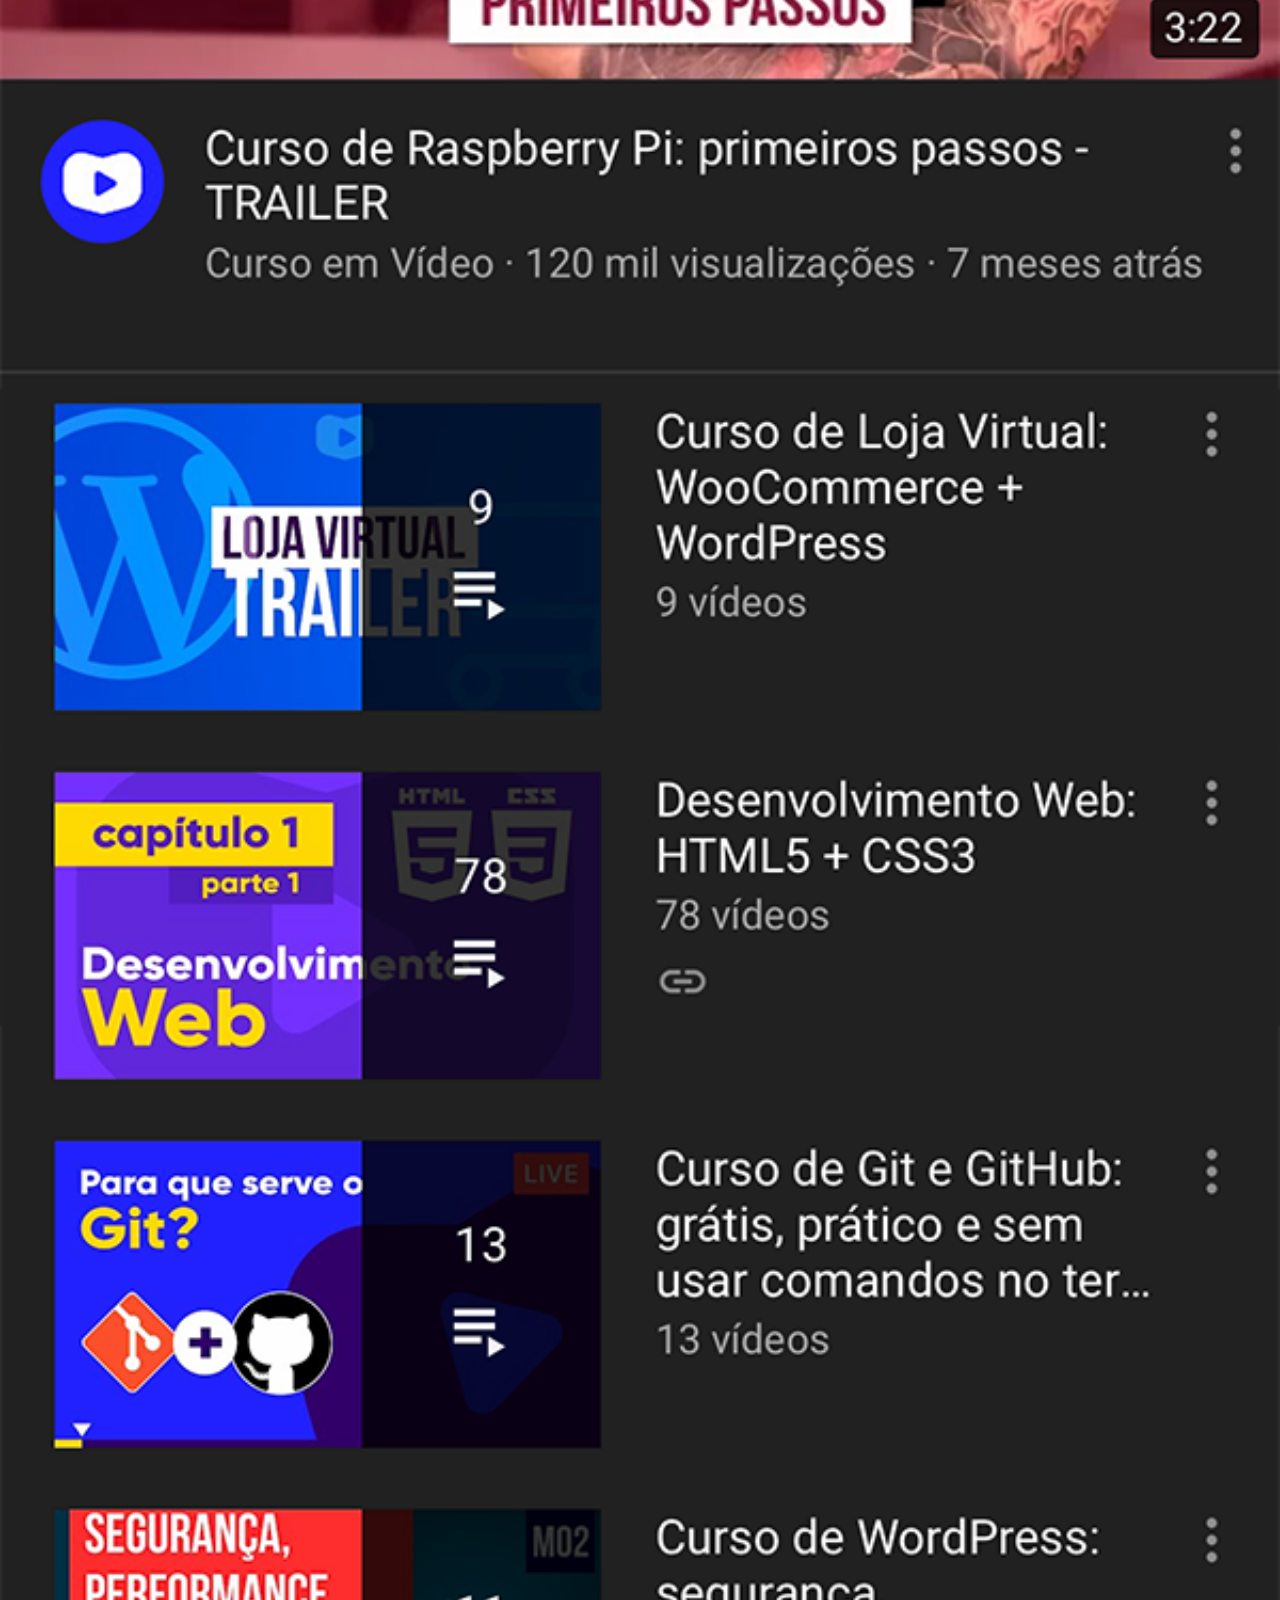
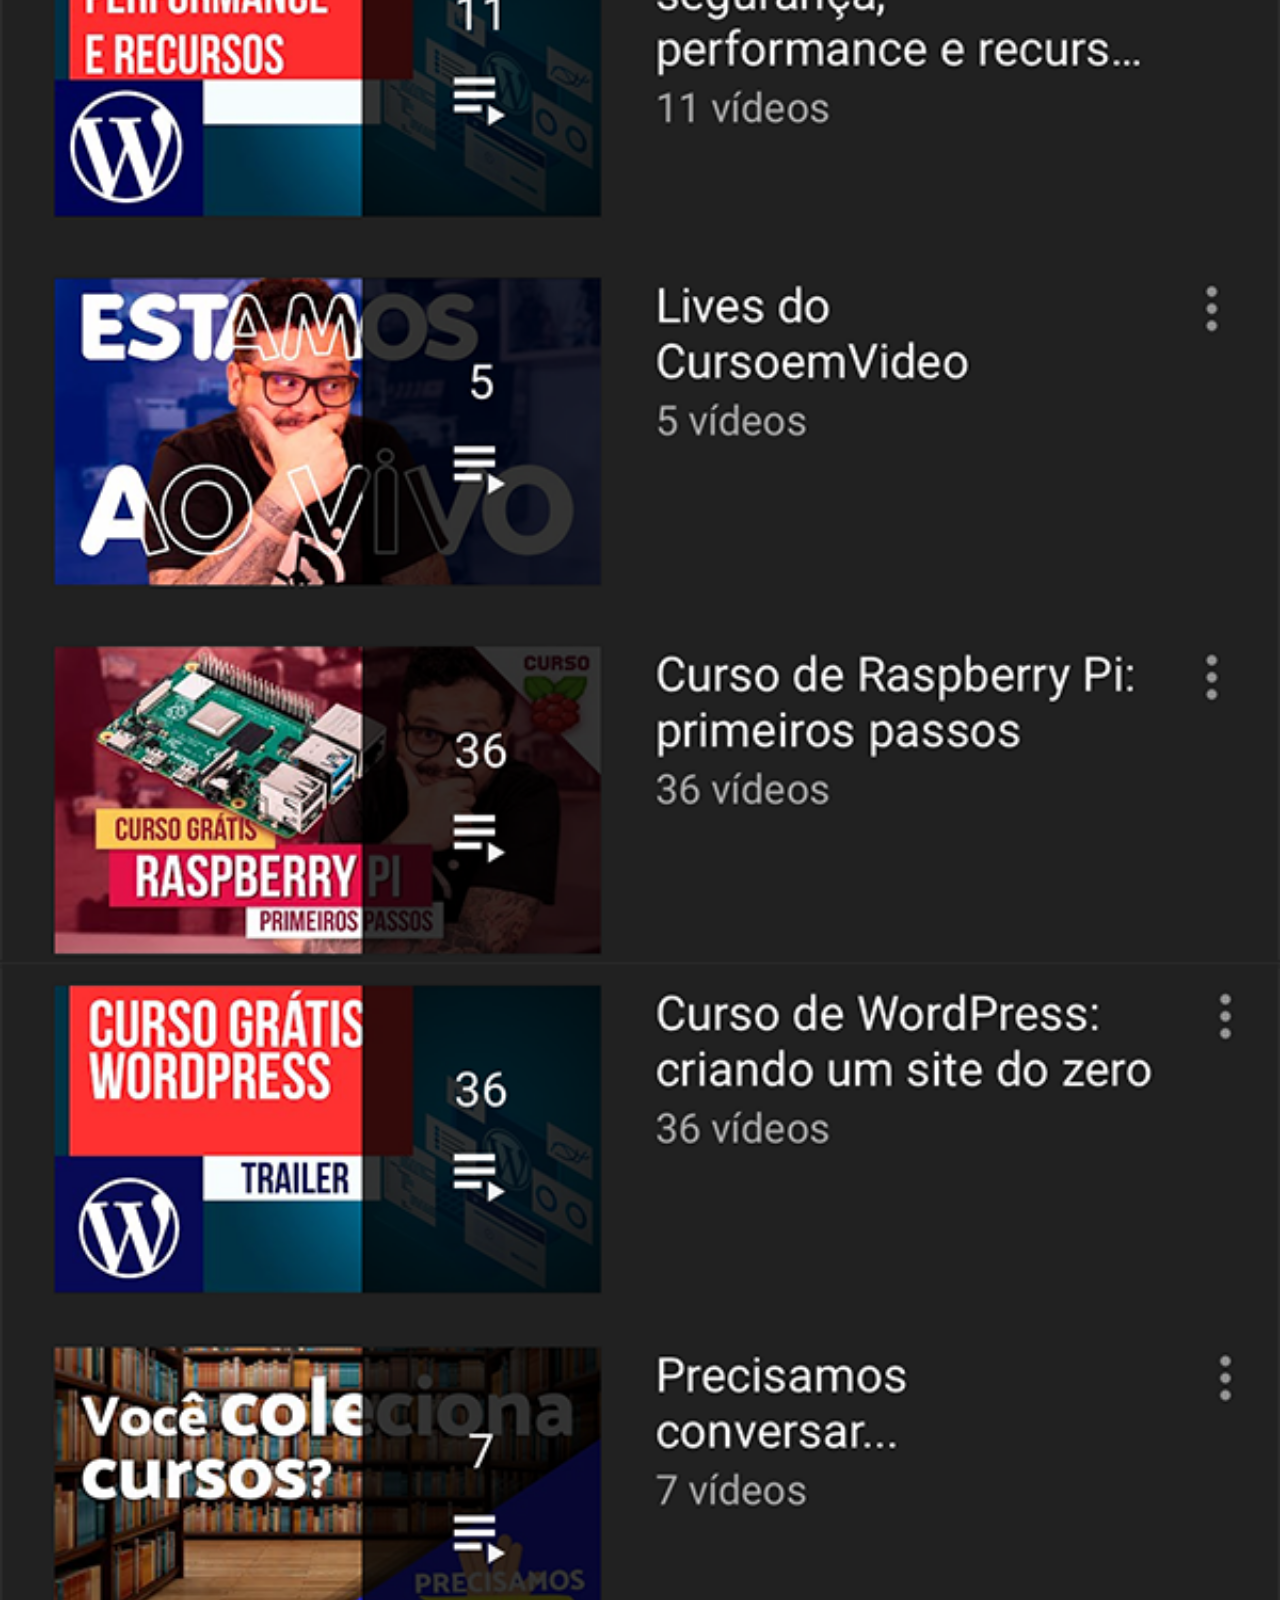
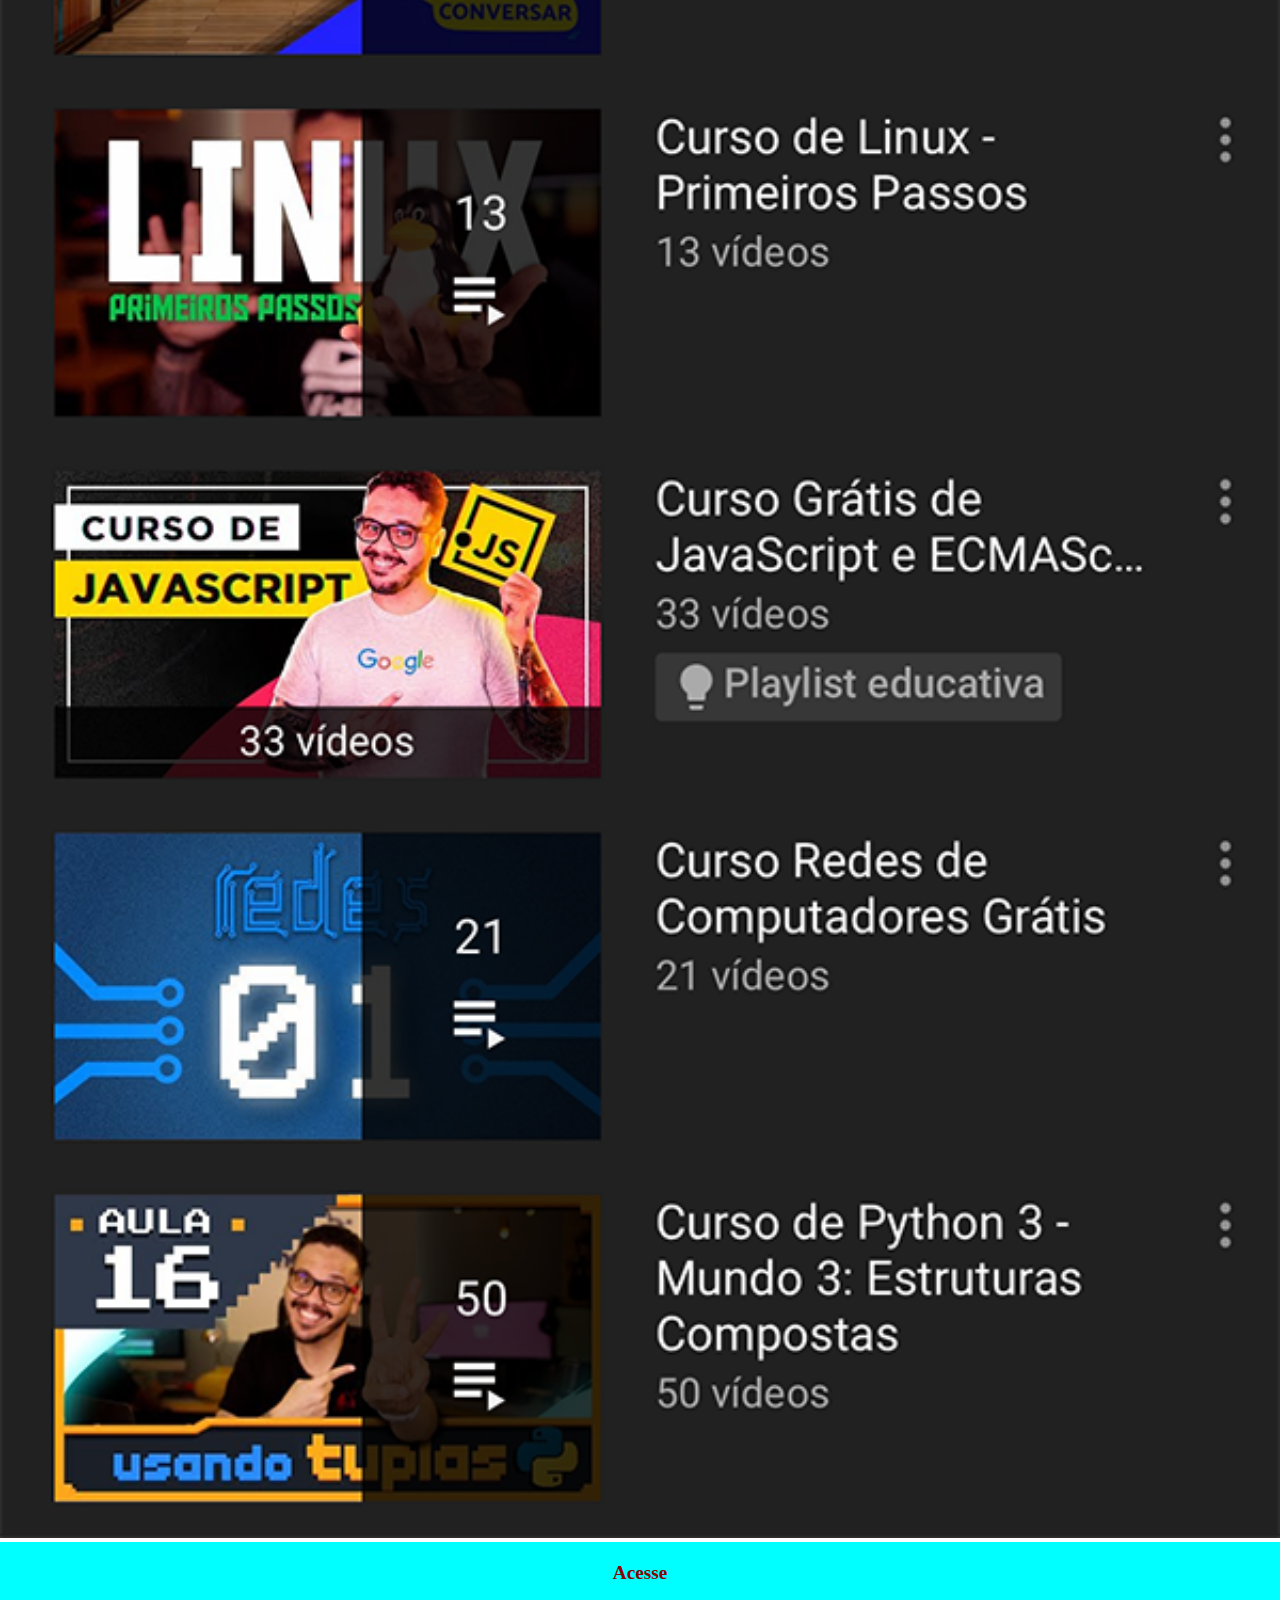
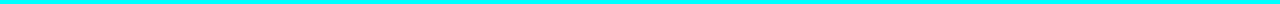
<file: youtube.html>
<!DOCTYPE html>
<html lang="pt-br">
<head>
    <meta charset="UTF-8">
    <meta http-equiv="X-UA-Compatible" content="IE=edge">
    <meta name="viewport" content="width=device-width, initial-scale=1.0">
    <title>youtube</title>
    <link rel="stylesheet" href="st.css">
</head>
<body>
    <img src="imagens/tela-youtube.png" alt="">
    <a href="https://www.youtube.com/" target="_blank">Acesse</a>
</body>
</html>
</file>
<file: style.css>
@charset "UTF-8";

*{
    margin:0px ;
    padding: 0px;
}

html,body{
    background-color: black;
    width: 98.7vw;
    height: 105vh;
}

body{
background-image: url(imagens/fundo-madeira.jpg);
    background-size:cover;
    background-attachment: fixed;
    background-position: top center;
}

main{
    height: 100vh;
    position: relative;
}

#cell{
    position: absolute;
    width: 311px;
    height: 627px;
 background-image: url(imagens/frame-iphone.png);
    background-repeat: no-repeat;
    top: 50%;
    left: 50%;
    transform: translate(-50%,-50%);
}

#tela{
    position: relative;
    top: 80px;
    left: 22px;
    width: 269px;
    height: 471px;
}

#rs{
    text-align: right;
}

#rs img{
     width:50px;
     margin: 10px;
     border-radius: 50%;
     box-shadow: 2px 2px 5px rgba(0, 0, 0, 0.527);
     box-sizing:border-box;
}

section#rs img:hover {
    border: 2px solid rgba(255, 255, 255, 0.600);
    transform: translate(-3px,-3px);
}

#o img{
    text-align: top;
    width: 20px;
    margin-right: 10px;
    border-radius: 50%;
    box-sizing: border-box;
}

#o img:hover{
    border: 2px solid gold;
    transform: translate(3px,2px); 
}
</file>
<file: st.css>
@charset "UTF-8";

*{
    margin:0px ;
    padding: 0px;
}

::-webkit-scrollbar{
        width:0px ; 
        height: 0px;
}
img{
    width: 100vw;
}

a{
    display: block;
    text-align: center;
    text-decoration: none;
    background-color: aqua;
    padding: 20px;
    color: darkred;
    font-weight:bolder;
    font-size: larger;
}

a:hover{
    background-color: blue;
}
</file>
